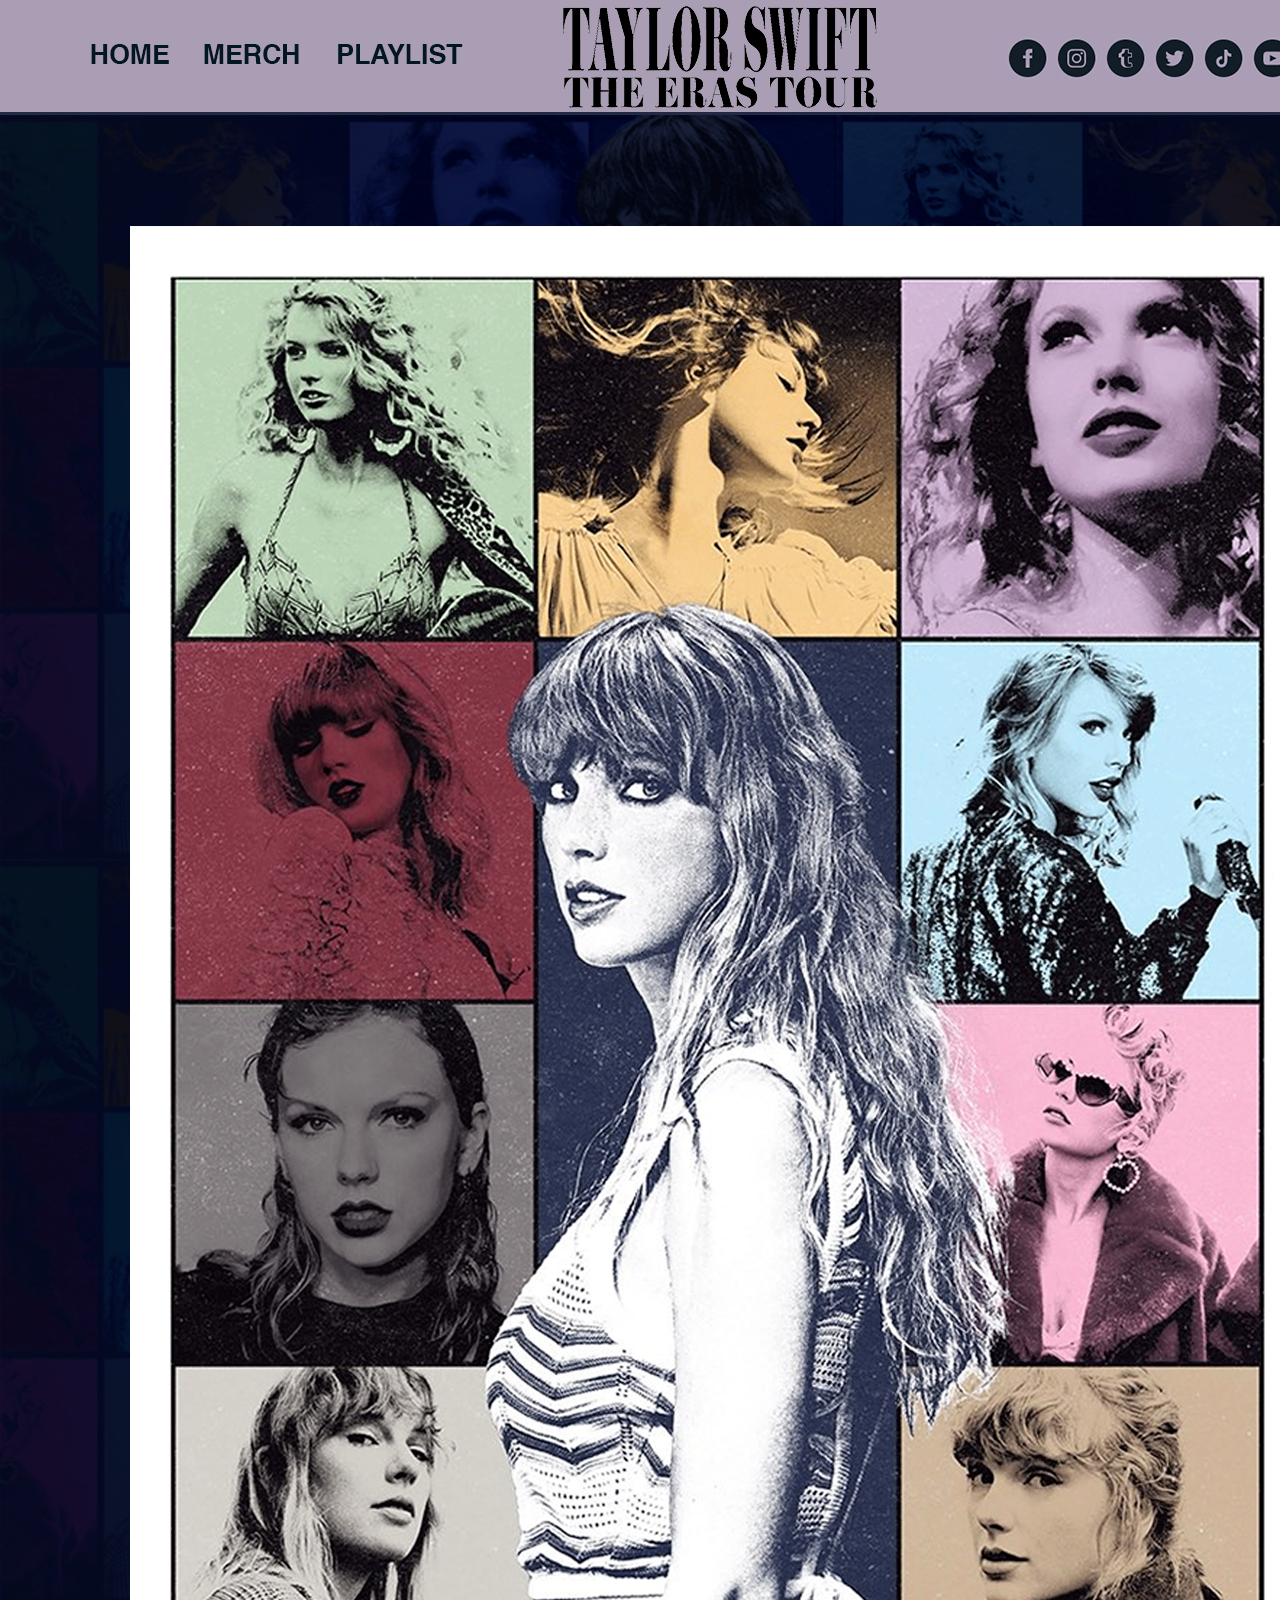
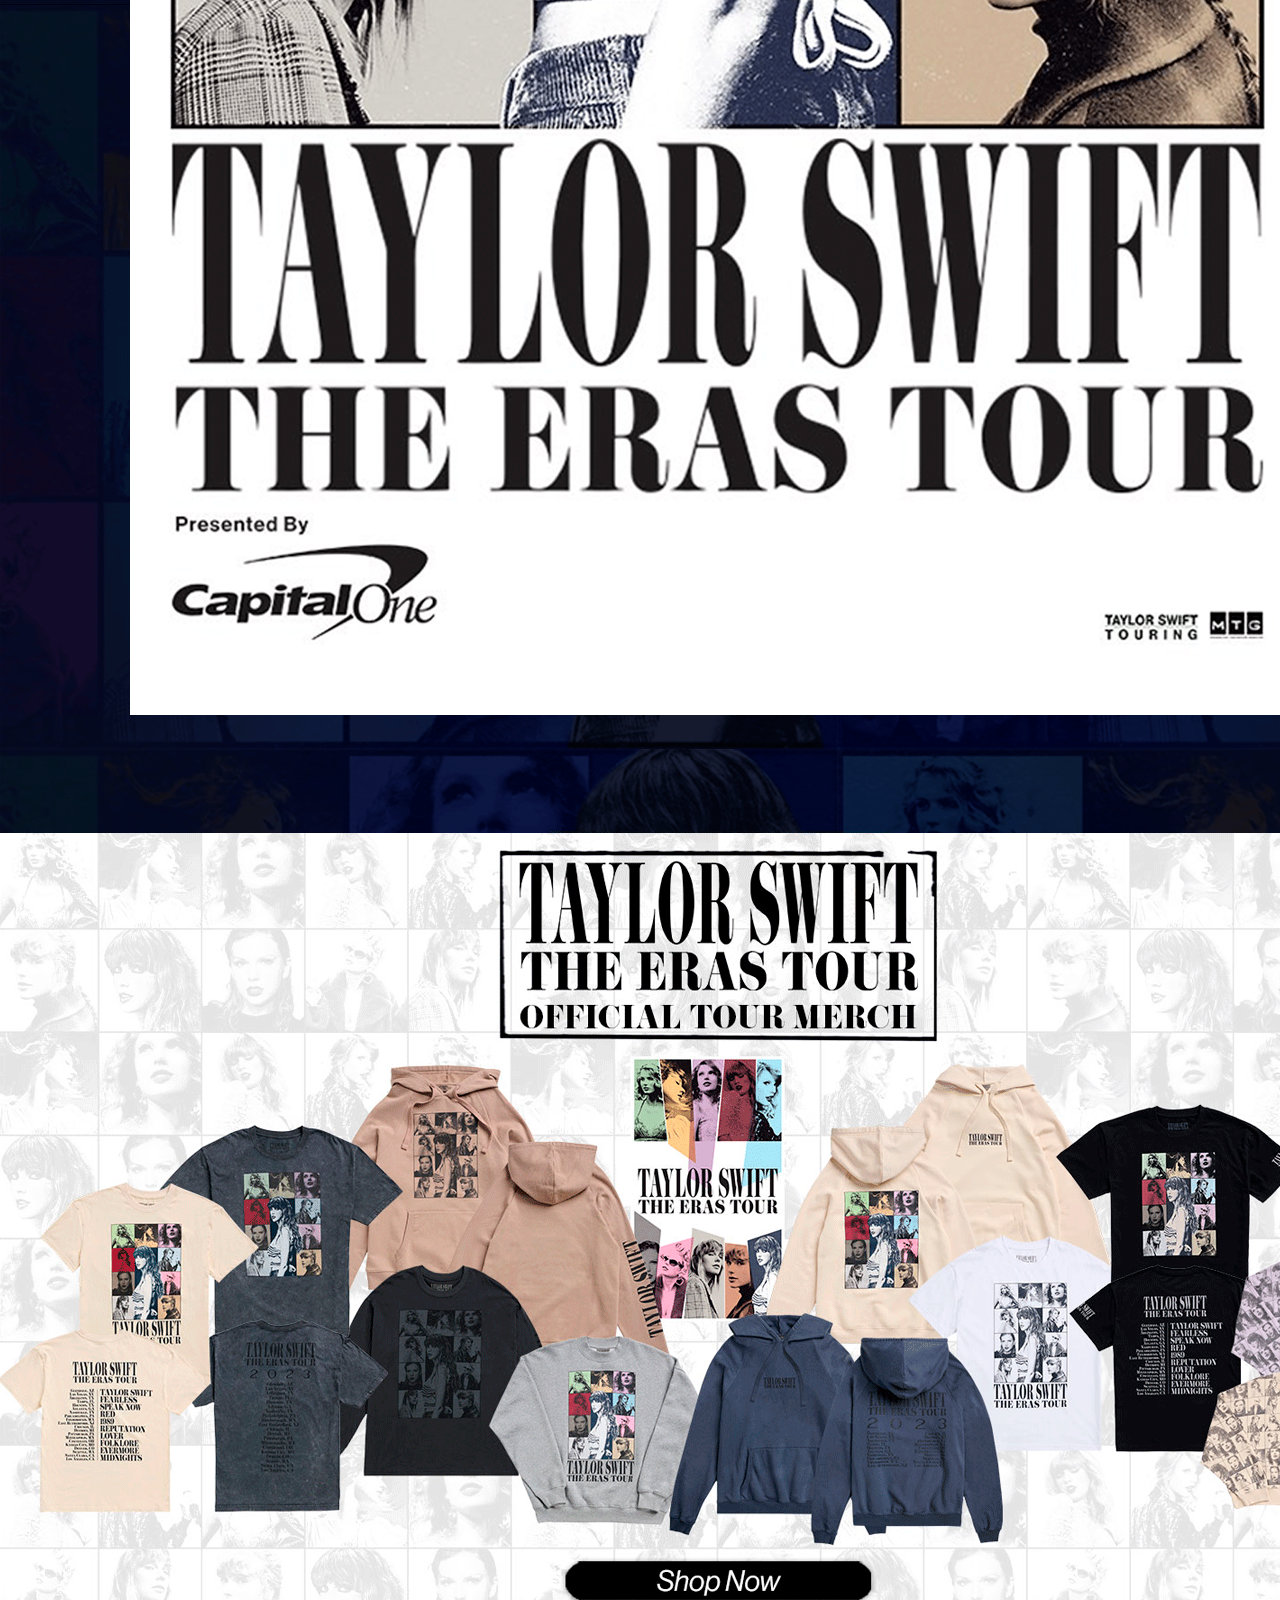
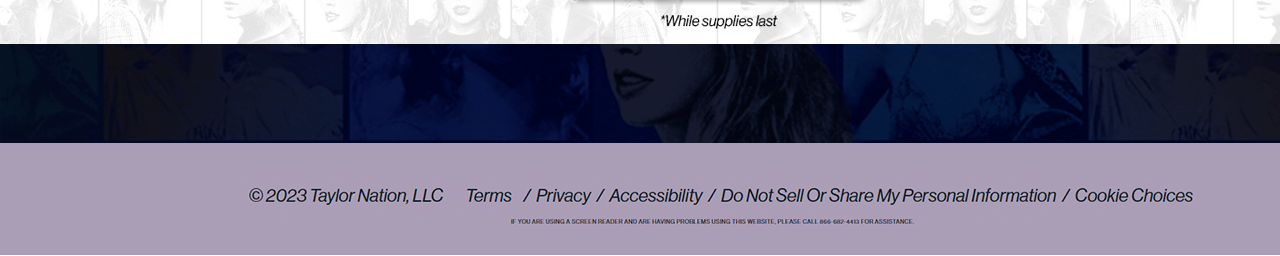
<file: index.html>
<html>
<head>
<title>index</title>
<meta http-equiv="Content-Type" content="text/html; charset=utf-8">
<link href="../css/css.css" rel="stylesheet" type="text/css">
<script type="text/javascript">
function MM_swapImgRestore() { //v3.0
  var i,x,a=document.MM_sr; for(i=0;a&&i<a.length&&(x=a[i])&&x.oSrc;i++) x.src=x.oSrc;
}
function MM_preloadImages() { //v3.0
  var d=document; if(d.images){ if(!d.MM_p) d.MM_p=new Array();
    var i,j=d.MM_p.length,a=MM_preloadImages.arguments; for(i=0; i<a.length; i++)
    if (a[i].indexOf("#")!=0){ d.MM_p[j]=new Image; d.MM_p[j++].src=a[i];}}
}

function MM_findObj(n, d) { //v4.01
  var p,i,x;  if(!d) d=document; if((p=n.indexOf("?"))>0&&parent.frames.length) {
    d=parent.frames[n.substring(p+1)].document; n=n.substring(0,p);}
  if(!(x=d[n])&&d.all) x=d.all[n]; for (i=0;!x&&i<d.forms.length;i++) x=d.forms[i][n];
  for(i=0;!x&&d.layers&&i<d.layers.length;i++) x=MM_findObj(n,d.layers[i].document);
  if(!x && d.getElementById) x=d.getElementById(n); return x;
}

function MM_swapImage() { //v3.0
  var i,j=0,x,a=MM_swapImage.arguments; document.MM_sr=new Array; for(i=0;i<(a.length-2);i+=3)
   if ((x=MM_findObj(a[i]))!=null){document.MM_sr[j++]=x; if(!x.oSrc) x.oSrc=x.src; x.src=a[i+2];}
}
</script>
</head>
<body bgcolor="#FFFFFF" leftmargin="0" topmargin="0" marginwidth="0" marginheight="0" onLoad="MM_preloadImages('images/home.png','images/merch.png','images/playlist.png','images/taylorswift.png','images/fearless.png','images/speaknow.png','images/red.png','images/1989.png')">
<!-- Save for Web Slices (index.psd) -->
<table id="Tabla_01" width="1441" height="3456" border="0" cellpadding="0" cellspacing="0">
	<tr>
		<td colspan="8">
			<img src="images/index_01.gif" width="550" height="25" alt=""></td>
		<td colspan="3" rowspan="5">
			<img src="images/index_02.gif" width="342" height="112" alt=""></td>
		<td colspan="11" rowspan="2">
			<img src="images/index_03.gif" width="548" height="34" alt=""></td>
		<td>
			<img src="images/espacio.gif" width="1" height="25" alt=""></td>
	</tr>
	<tr>
		<td rowspan="3">
			<img src="images/index_04.gif" width="81" height="59" alt=""></td>
		<td colspan="3" rowspan="3"><a href="index.html" onMouseOut="MM_swapImgRestore()" onMouseOver="MM_swapImage('Home','','images/home.png',1)"><img src="images/index_05.gif" alt="Home" width="105" height="59" id="Home"></a></td>
		<td rowspan="3"><a href="https://store.taylorswift.com/" target="new" onMouseOver="MM_swapImage('Merch','','images/merch.png',1)" onMouseOut="MM_swapImgRestore()"><img src="images/index_06.gif" alt="Merch" width="130" height="59" id="Merch"></a></td>
		<td rowspan="3"><a href="https://open.spotify.com/playlist/4rZiQ72hO67dvM4RrfS9PE" target="new" onMouseOver="MM_swapImage('Playlist','','images/playlist.png',1)" onMouseOut="MM_swapImgRestore()"><img src="images/index_07.gif" alt="Playlist" width="163" height="59" id="Playlist"></a></td>
		<td colspan="2" rowspan="3">
			<img src="images/index_08.gif" width="71" height="59" alt=""></td>
		<td>
			<img src="images/espacio.gif" width="1" height="9" alt=""></td>
	</tr>
	<tr>
		<td colspan="2">
			<img src="images/index_09.gif" width="113" height="47" alt=""></td>
		<td><a href="https://www.facebook.com/TaylorSwift/" target="new"><img src="images/index_10.gif" width="46" height="47" alt=""></a></td>
		<td><a href="https://www.instagram.com/taylorswift/" target="new"><img src="images/index_11.gif" width="51" height="47" alt=""></a></td>
		<td><a href="https://taylorswift.tumblr.com/" target="new"><img src="images/index_12.gif" width="48" height="47" alt=""></a></td>
		<td><a href="https://twitter.com/taylorswift13" target="new"><img src="images/index_13.gif" width="50" height="47" alt=""></a></td>
		<td><a href="https://www.tiktok.com/@taylorswift" target="new"><img src="images/index_14.gif" width="49" height="47" alt=""></a></td>
		<td colspan="2"><a href="https://www.youtube.com/user/taylorswift" target="new"><img src="images/index_15.gif" width="49" height="47" alt=""></a></td>
		<td><a href="https://www.snapchat.com/add/taylorswift" target="new"><img src="images/index_16.gif" width="52" height="47" alt=""></a></td>
		<td>
			<img src="images/index_17.gif" width="90" height="47" alt=""></td>
		<td>
			<img src="images/espacio.gif" width="1" height="47" alt=""></td>
	</tr>
	<tr>
		<td colspan="11" rowspan="2">
			<img src="images/index_18.gif" width="548" height="31" alt=""></td>
		<td>
			<img src="images/espacio.gif" width="1" height="3" alt=""></td>
	</tr>
	<tr>
		<td colspan="8">
			<img src="images/index_19.gif" width="550" height="28" alt=""></td>
		<td>
			<img src="images/espacio.gif" width="1" height="28" alt=""></td>
	</tr>
	<tr>
		<td colspan="22">
			<img src="images/index_20.gif" width="1440" height="114" alt=""></td>
		<td>
			<img src="images/espacio.gif" width="1" height="114" alt=""></td>
	</tr>
	<tr>
		<td colspan="3" rowspan="2">
			<img src="images/index_21.gif" width="171" height="416" alt=""></td>
		<td colspan="16">
			<img src="images/index_22.gif" width="1092" height="52" alt=""></td>
		<td colspan="3" rowspan="2">
			<img src="images/index_23.gif" width="177" height="416" alt=""></td>
		<td>
			<img src="images/espacio.gif" width="1" height="52" alt=""></td>
	</tr>
	<tr>
		<td colspan="4"><a href="taylorswift/taylorswift.html" onMouseOut="MM_swapImgRestore()" onMouseOver="MM_swapImage('Taylor Swift','','images/taylorswift.png',1)"><img src="images/index_24.gif" alt="Taylor Swift Era" width="364" height="364" id="Taylor Swift"></a></td>
		<td colspan="5"><a href="fearless/fearless.html" onMouseOut="MM_swapImgRestore()" onMouseOver="MM_swapImage('Fearless','','images/fearless.png',1)"><img src="images/index_25.gif" alt="Fearless Era" width="364" height="364" id="Fearless"></a></td>
		<td colspan="7"><a href="speaknow/speaknow.html" onMouseOut="MM_swapImgRestore()" onMouseOver="MM_swapImage('Speak Now','','images/speaknow.png',1)"><img src="images/index_26.gif" alt="Speak Now Era" width="364" height="364" id="Speak Now"></a></td>
		<td>
			<img src="images/espacio.gif" width="1" height="364" alt=""></td>
	</tr>
	<tr>
		<td colspan="3">
			<img src="images/index_27.gif" width="171" height="359" alt=""></td>
		<td colspan="4"><a href="red/red.html" onMouseOut="MM_swapImgRestore()" onMouseOver="MM_swapImage('Red','','images/red.png',1)"><img src="images/index_28.gif" alt="Red Era" width="364" height="359" id="Red"></a></td>
		<td colspan="5" rowspan="3">
			<img src="images/index_29.gif" width="364" height="1086" alt=""></td>
		<td colspan="7"><a href="1989/1989.html" onMouseOut="MM_swapImgRestore()" onMouseOver="MM_swapImage('1989','','images/1989.png',1)"><img src="images/index_30.gif" alt="1989  Era" width="364" height="359" id="1989"></a></td>
		<td colspan="3">
			<img src="images/index_31.gif" width="177" height="359" alt=""></td>
		<td>
			<img src="images/espacio.gif" width="1" height="359" alt=""></td>
	</tr>
	<tr>
		<td colspan="2">
			<img src="images/index_32.gif" width="170" height="364" alt=""></td>
		<td colspan="5">
			<img src="images/index_33.gif" width="365" height="364" alt=""></td>
		<td colspan="7">
			<img src="images/index_34.gif" width="364" height="364" alt=""></td>
		<td colspan="3">
			<img src="images/index_35.gif" width="177" height="364" alt=""></td>
		<td>
			<img src="images/espacio.gif" width="1" height="364" alt=""></td>
	</tr>
	<tr>
		<td colspan="2">
			<img src="images/index_36.gif" width="170" height="363" alt=""></td>
		<td>
			<img src="images/index_37.gif" width="1" height="363" alt=""></td>
		<td colspan="4">
			<img src="images/index_38.gif" width="364" height="363" alt=""></td>
		<td colspan="7">
			<img src="images/index_39.gif" width="364" height="363" alt=""></td>
		<td colspan="3">
			<img src="images/index_40.gif" width="177" height="363" alt=""></td>
		<td>
			<img src="images/espacio.gif" width="1" height="363" alt=""></td>
	</tr>
	<tr>
		<td colspan="22">
			<img src="images/index_41.gif" width="1440" height="587" alt=""></td>
		<td>
			<img src="images/espacio.gif" width="1" height="587" alt=""></td>
	</tr>
	<tr>
		<td colspan="22">
			<img src="images/index_42.gif" width="1440" height="116" alt=""></td>
		<td>
			<img src="images/espacio.gif" width="1" height="116" alt=""></td>
	</tr>
	<tr>
		<td colspan="8">
			<img src="images/index_43.gif" width="550" height="2" alt=""></td>
		<td colspan="3" rowspan="2">
			<img src="images/index_44.gif" width="342" height="720" alt=""></td>
		<td colspan="11">
			<img src="images/index_45.gif" width="548" height="2" alt=""></td>
		<td>
			<img src="images/espacio.gif" width="1" height="2" alt=""></td>
	</tr>
	<tr>
		<td colspan="8" rowspan="3">
			<img src="images/index_46.gif" width="550" height="811" alt=""></td>
		<td colspan="11" rowspan="3">
			<img src="images/index_47.gif" width="548" height="811" alt=""></td>
		<td>
			<img src="images/espacio.gif" width="1" height="718" alt=""></td>
	</tr>
	<tr>
		<td rowspan="2">
			<img src="images/index_48.gif" width="8" height="93" alt=""></td>
		<td><a href="https://store.taylorswift.com/" target="new"><img src="images/index_49.gif" width="326" height="60" alt=""></a></td>
		<td rowspan="2">
			<img src="images/index_50.gif" width="8" height="93" alt=""></td>
		<td>
			<img src="images/espacio.gif" width="1" height="60" alt=""></td>
	</tr>
	<tr>
		<td>
			<img src="images/index_51.gif" width="326" height="33" alt=""></td>
		<td>
			<img src="images/espacio.gif" width="1" height="33" alt=""></td>
	</tr>
	<tr>
		<td colspan="22">
			<img src="images/index_52.gif" width="1440" height="102" alt=""></td>
		<td>
			<img src="images/espacio.gif" width="1" height="102" alt=""></td>
	</tr>
	<tr>
		<td colspan="22">
			<img src="images/index_53.gif" width="1440" height="109" alt=""></td>
		<td>
			<img src="images/espacio.gif" width="1" height="109" alt=""></td>
	</tr>
	<tr>
		<td>
			<img src="images/espacio.gif" width="81" height="1" alt=""></td>
		<td>
			<img src="images/espacio.gif" width="89" height="1" alt=""></td>
		<td>
			<img src="images/espacio.gif" width="1" height="1" alt=""></td>
		<td>
			<img src="images/espacio.gif" width="15" height="1" alt=""></td>
		<td>
			<img src="images/espacio.gif" width="130" height="1" alt=""></td>
		<td>
			<img src="images/espacio.gif" width="163" height="1" alt=""></td>
		<td>
			<img src="images/espacio.gif" width="56" height="1" alt=""></td>
		<td>
			<img src="images/espacio.gif" width="15" height="1" alt=""></td>
		<td>
			<img src="images/espacio.gif" width="8" height="1" alt=""></td>
		<td>
			<img src="images/espacio.gif" width="326" height="1" alt=""></td>
		<td>
			<img src="images/espacio.gif" width="8" height="1" alt=""></td>
		<td>
			<img src="images/espacio.gif" width="7" height="1" alt=""></td>
		<td>
			<img src="images/espacio.gif" width="106" height="1" alt=""></td>
		<td>
			<img src="images/espacio.gif" width="46" height="1" alt=""></td>
		<td>
			<img src="images/espacio.gif" width="51" height="1" alt=""></td>
		<td>
			<img src="images/espacio.gif" width="48" height="1" alt=""></td>
		<td>
			<img src="images/espacio.gif" width="50" height="1" alt=""></td>
		<td>
			<img src="images/espacio.gif" width="49" height="1" alt=""></td>
		<td>
			<img src="images/espacio.gif" width="14" height="1" alt=""></td>
		<td>
			<img src="images/espacio.gif" width="35" height="1" alt=""></td>
		<td>
			<img src="images/espacio.gif" width="52" height="1" alt=""></td>
		<td>
			<img src="images/espacio.gif" width="90" height="1" alt=""></td>
		<td></td>
	</tr>
</table>
<!-- End Save for Web Slices -->
</body>
</html>
</file>
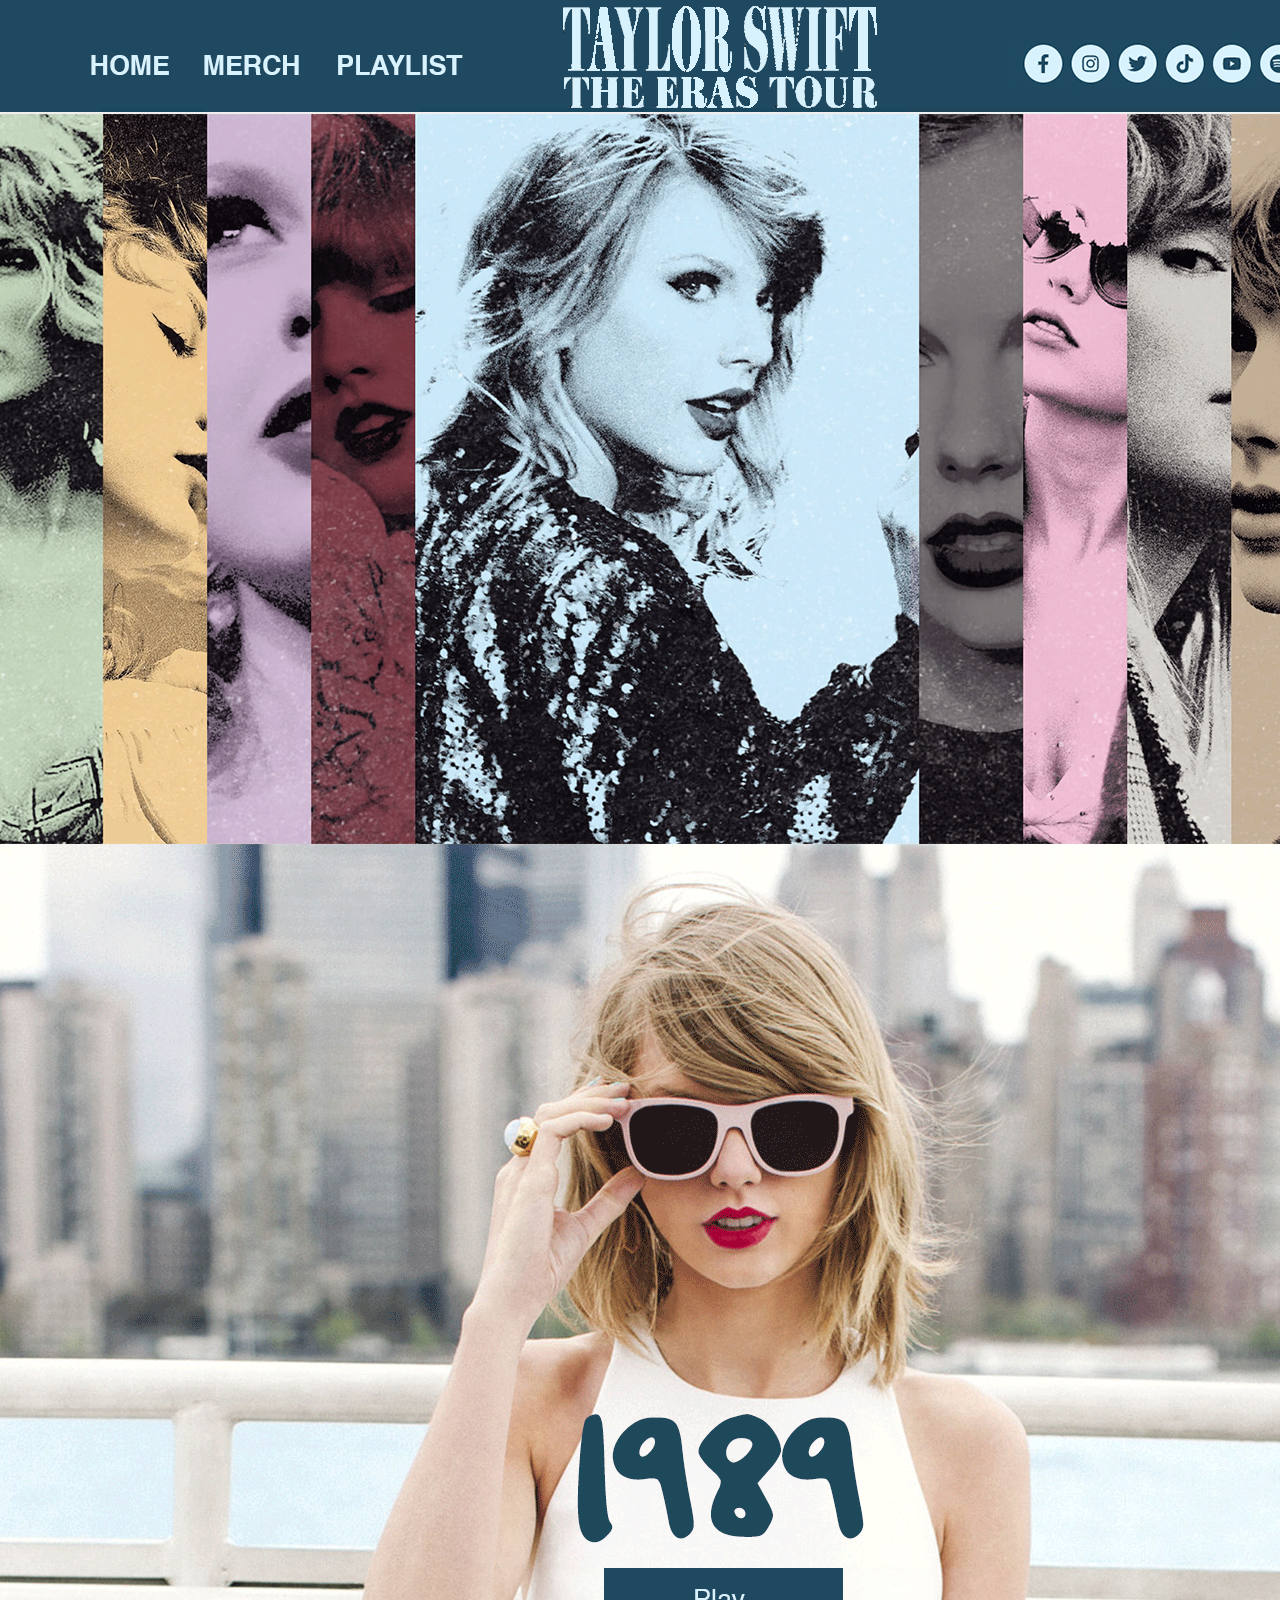
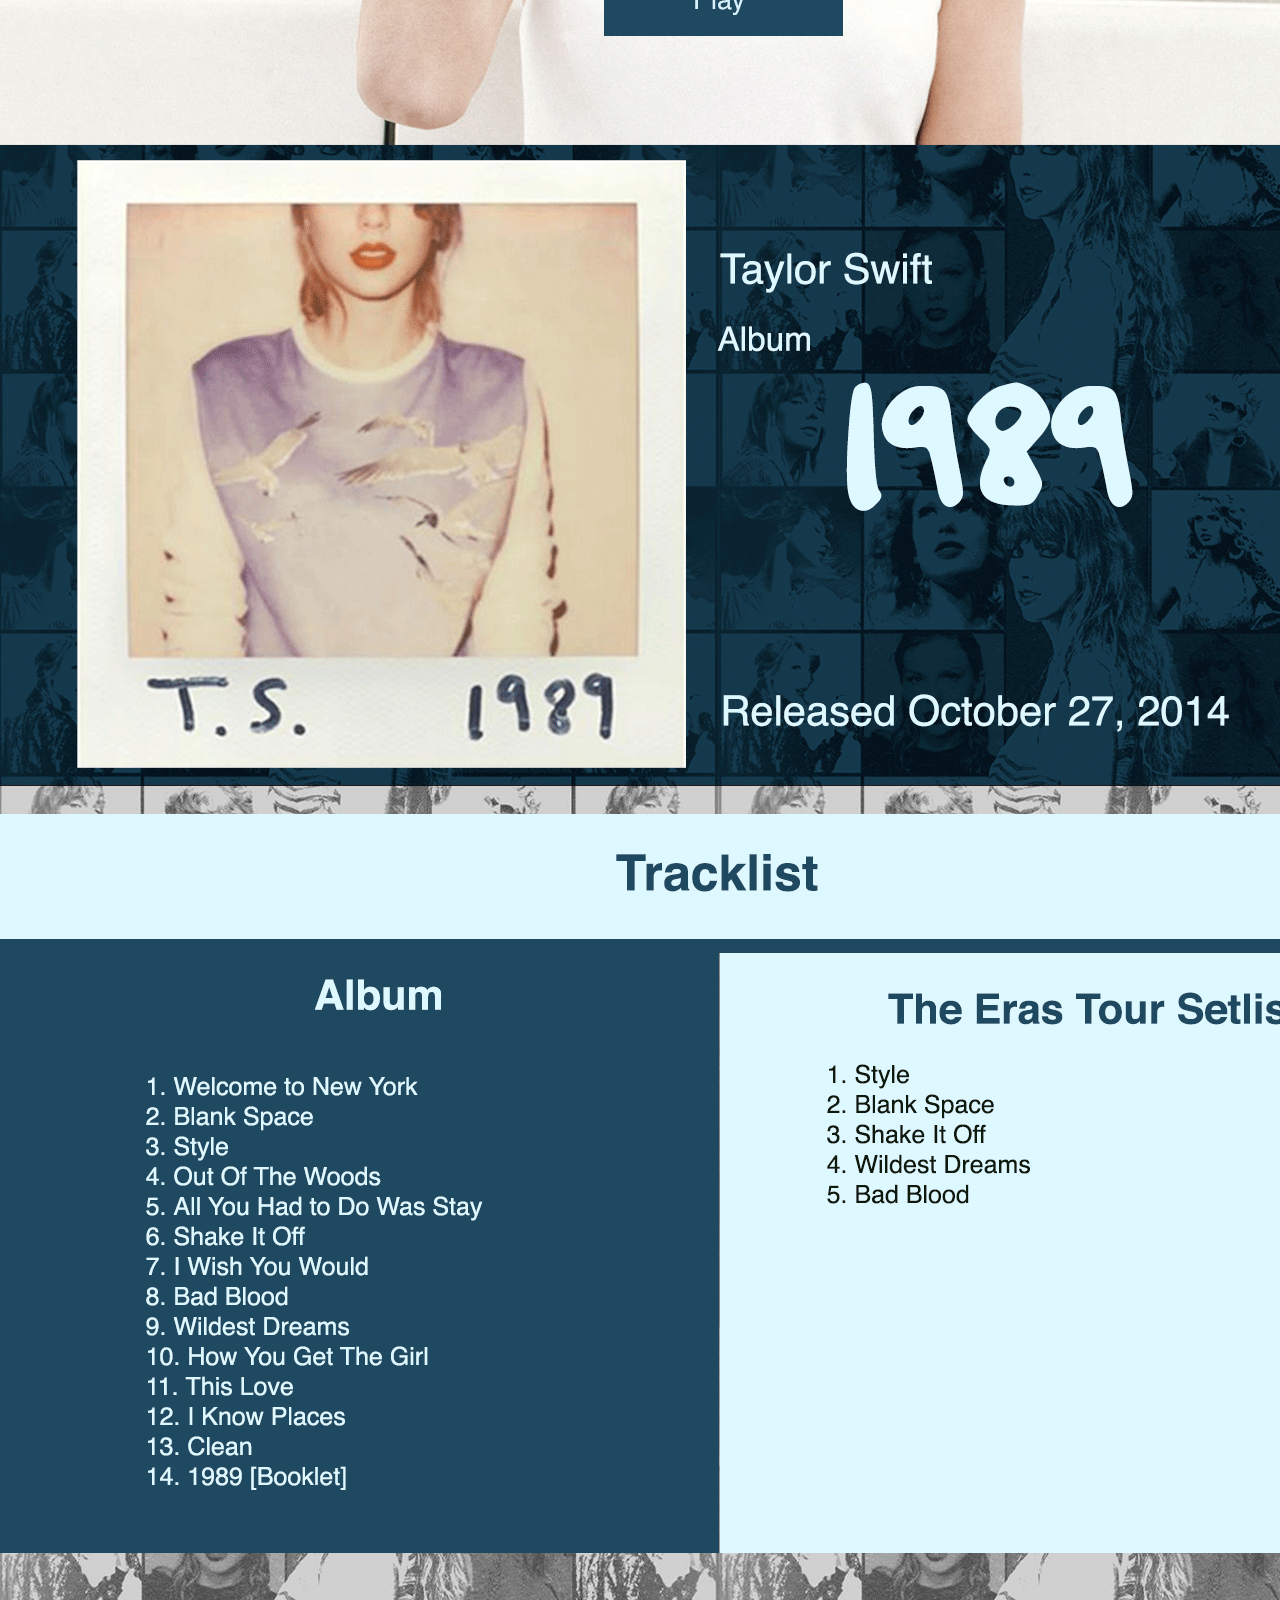
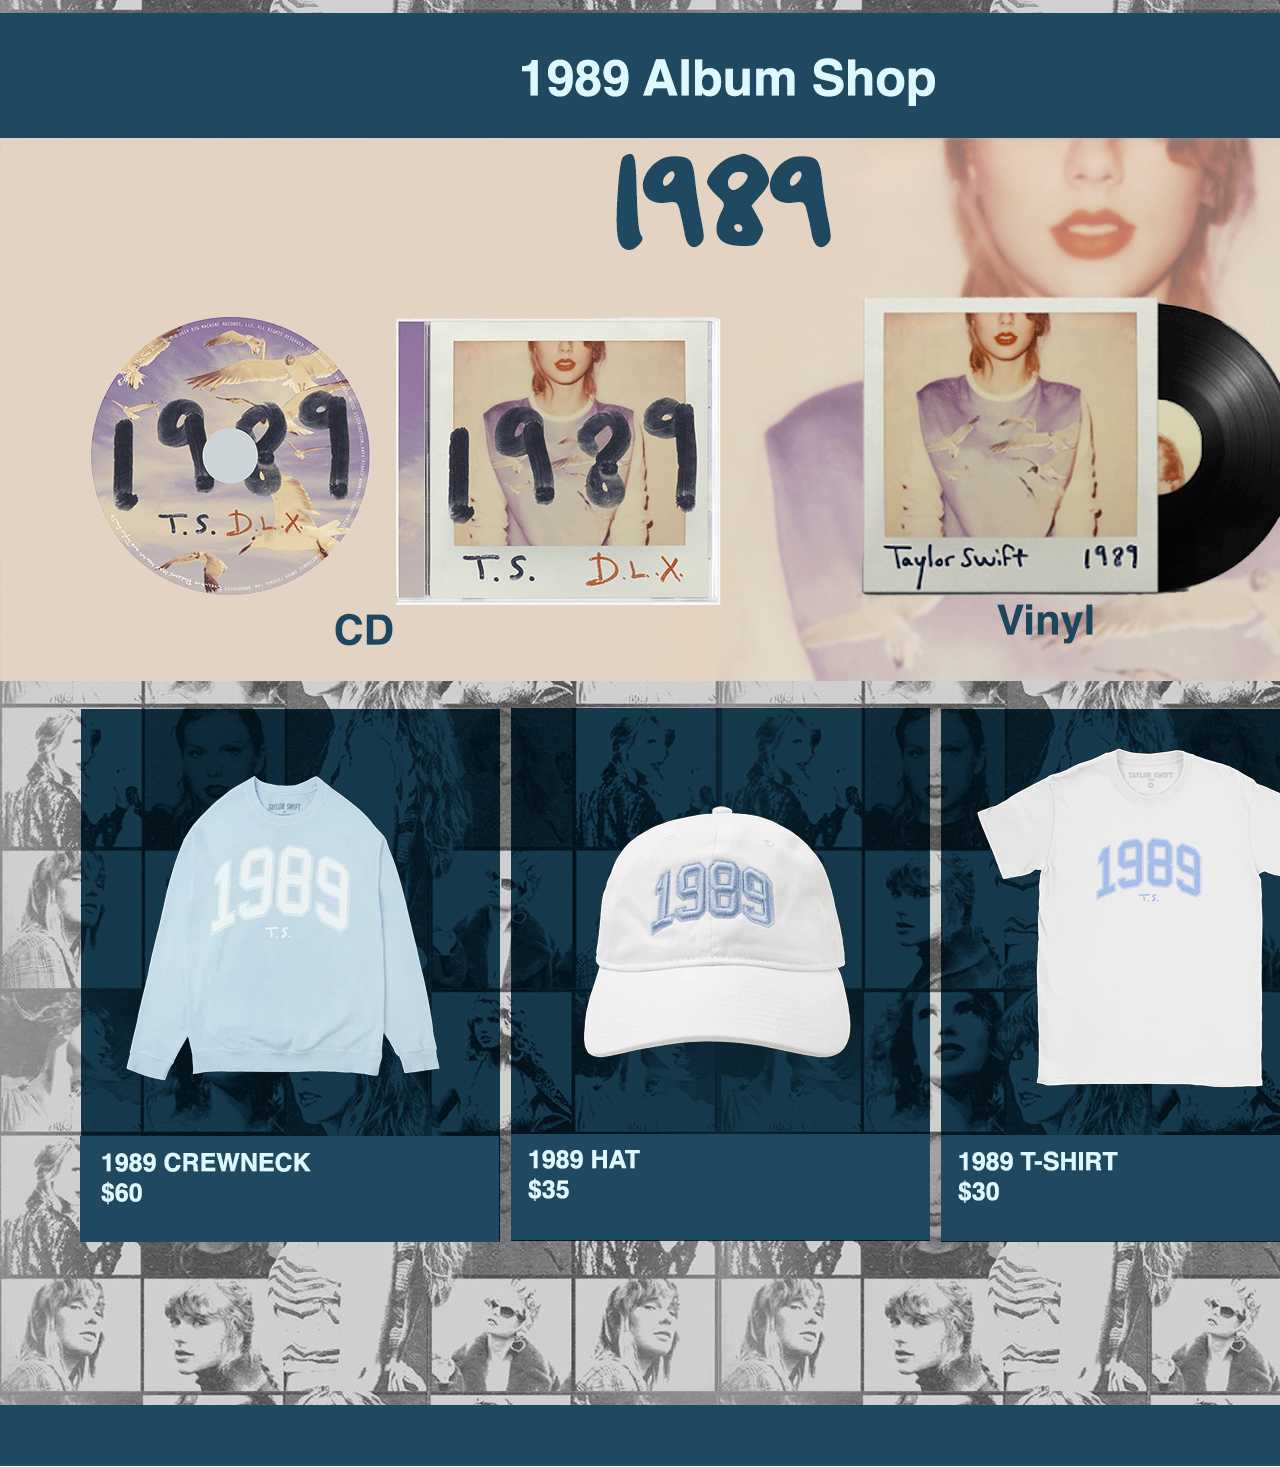
<file: 1989/1989.html>
<html>
<head>
<title>1989</title>
<meta http-equiv="Content-Type" content="text/html; charset=utf-8">
<link href="../css/css.css" rel="stylesheet" type="text/css">
<script type="text/javascript">
function MM_swapImgRestore() { //v3.0
  var i,x,a=document.MM_sr; for(i=0;a&&i<a.length&&(x=a[i])&&x.oSrc;i++) x.src=x.oSrc;
}
function MM_preloadImages() { //v3.0
  var d=document; if(d.images){ if(!d.MM_p) d.MM_p=new Array();
    var i,j=d.MM_p.length,a=MM_preloadImages.arguments; for(i=0; i<a.length; i++)
    if (a[i].indexOf("#")!=0){ d.MM_p[j]=new Image; d.MM_p[j++].src=a[i];}}
}

function MM_findObj(n, d) { //v4.01
  var p,i,x;  if(!d) d=document; if((p=n.indexOf("?"))>0&&parent.frames.length) {
    d=parent.frames[n.substring(p+1)].document; n=n.substring(0,p);}
  if(!(x=d[n])&&d.all) x=d.all[n]; for (i=0;!x&&i<d.forms.length;i++) x=d.forms[i][n];
  for(i=0;!x&&d.layers&&i<d.layers.length;i++) x=MM_findObj(n,d.layers[i].document);
  if(!x && d.getElementById) x=d.getElementById(n); return x;
}

function MM_swapImage() { //v3.0
  var i,j=0,x,a=MM_swapImage.arguments; document.MM_sr=new Array; for(i=0;i<(a.length-2);i+=3)
   if ((x=MM_findObj(a[i]))!=null){document.MM_sr[j++]=x; if(!x.oSrc) x.oSrc=x.src; x.src=a[i+2];}
}
</script>
</head>
<body bgcolor="#FFFFFF" leftmargin="0" topmargin="0" marginwidth="0" marginheight="0" onLoad="MM_preloadImages('images/home.png','images/merch.png','images/playlist.png')">
<!-- Save for Web Slices (1989.psd) -->
<table id="Tabla_01" width="1441" height="4667" border="0" cellpadding="0" cellspacing="0">
	<tr>
		<td colspan="2" rowspan="2">
			<img src="images/1989_01.gif" width="81" height="91" alt=""></td>
		<td colspan="8">
			<img src="images/1989_02.gif" width="402" height="36" alt=""></td>
		<td colspan="2" rowspan="4">
			<img src="images/1989_03.gif" width="66" height="108" alt=""></td>
		<td colspan="5" rowspan="4">
			<img src="images/1989_04.gif" width="345" height="108" alt=""></td>
		<td colspan="3" rowspan="4">
			<img src="images/1989_05.gif" width="124" height="108" alt=""></td>
		<td colspan="8">
			<img src="images/1989_06.gif" width="342" height="36" alt=""></td>
		<td>
			<img src="images/1989_07.gif" width="1" height="36" alt=""></td>
		<td rowspan="4">
			<img src="images/1989_08.gif" width="78" height="108" alt=""></td>
		<td rowspan="4">
			<img src="images/1989_09.gif" width="1" height="108" alt=""></td>
		<td>
			<img src="images/espacio.gif" width="1" height="36" alt=""></td>
	</tr>
	<tr>
		<td colspan="2"><a href="../index.html" onMouseOut="MM_swapImgRestore()" onMouseOver="MM_swapImage('Home','','images/home.png',1)"><img src="images/1989_10.gif" alt="Home" width="104" height="55" id="Home"></a></td>
		<td colspan="3"><a href="https://store.taylorswift.com/" target="new" onMouseOver="MM_swapImage('Merch','','images/merch.png',1)" onMouseOut="MM_swapImgRestore()"><img src="images/1989_11.gif" alt="Merch" width="129" height="55" id="Merch"></a></td>
		<td colspan="3"><a href="https://open.spotify.com/playlist/4rZiQ72hO67dvM4RrfS9PE" target="new" onMouseOver="MM_swapImage('Playlist','','images/playlist.png',1)" onMouseOut="MM_swapImgRestore()"><img src="images/1989_12.gif" alt="Playlist" width="169" height="55" id="Playlist"></a></td>
		<td><a href="https://www.facebook.com/TaylorSwift/" target="new"><img src="images/1989_13.gif" width="50" height="55" alt=""></a></td>
		<td><a href="https://www.instagram.com/taylorswift/" target="new"><img src="images/1989_14.gif" width="47" height="55" alt=""></a></td>
		<td rowspan="2"><a href="https://twitter.com/taylorswift13" target="new"><img src="images/1989_15.gif" width="47" height="56" alt=""></a></td>
		<td rowspan="2"><a href="https://www.tiktok.com/@taylorswift" target="new"><img src="images/1989_16.gif" width="47" height="56" alt=""></a></td>
		<td><a href="https://www.youtube.com/user/taylorswift" target="new"><img src="images/1989_17.gif" width="47" height="55" alt=""></a></td>
		<td><a href="https://open.spotify.com/artist/06HL4z0CvFAxyc27GXpf02" target="new"><img src="images/1989_18.gif" width="46" height="55" alt=""></a></td>
		<td>
			<img src="images/1989_19.gif" width="1" height="55" alt=""></td>
		<td colspan="2" rowspan="2"><a href="https://music.apple.com/us/artist/taylor-swift/159260351" target="new"><img src="images/1989_20.gif" width="58" height="56" alt=""></a></td>
		<td>
			<img src="images/espacio.gif" width="1" height="55" alt=""></td>
	</tr>
	<tr>
		<td rowspan="2">
			<img src="images/1989_21.gif" width="80" height="17" alt=""></td>
		<td colspan="8" rowspan="2">
			<img src="images/1989_22.gif" width="402" height="17" alt=""></td>
		<td rowspan="2">
			<img src="images/1989_23.gif" width="1" height="17" alt=""></td>
		<td colspan="2">
			<img src="images/1989_24.gif" width="97" height="1" alt=""></td>
		<td colspan="3">
			<img src="images/1989_25.gif" width="94" height="1" alt=""></td>
		<td>
			<img src="images/espacio.gif" width="1" height="1" alt=""></td>
	</tr>
	<tr>
		<td colspan="9">
			<img src="images/1989_26.gif" width="343" height="16" alt=""></td>
		<td>
			<img src="images/espacio.gif" width="1" height="16" alt=""></td>
	</tr>
	<tr>
		<td colspan="3"><a href="../taylorswift/taylorswift.html"><img src="images/1989_27.gif" alt="" width="101" height="735" id="taylorswift"></a></td>
		<td colspan="2"><a href="../fearless/fearless.html"><img src="images/1989_28.gif" alt="" width="102" height="735" id="fearless"></a></td>
		<td><a href="../speaknow/speaknow.html"><img src="images/1989_29.gif" alt="" width="108" height="735" id="speaknow"></a></td>
		<td colspan="2"><a href="../red/red.html"><img src="images/1989_30.gif" alt="" width="107" height="735" id="red"></a></td>
		<td colspan="10">
			<img src="images/1989_31.gif" width="492" height="735" alt=""></td>
		<td colspan="13"><img src="images/1989_32.gif" width="530" height="735" alt=""></td>
		<td>
			<img src="images/espacio.gif" width="1" height="735" alt=""></td>
	</tr>
	<tr>
		<td colspan="30">
			<img src="images/1989_33.gif" width="1439" height="725" alt=""></td>
		<td rowspan="6">
			<img src="images/1989_34.gif" width="1" height="3043" alt=""></td>
		<td>
			<img src="images/espacio.gif" width="1" height="725" alt=""></td>
	</tr>
	<tr>
		<td colspan="13" rowspan="2">
			<img src="images/1989_35.gif" width="602" height="175" alt=""></td>
		<td colspan="2"><a href="https://open.spotify.com/album/2QJmrSgbdM35R67eoGQo4j" target="new"><img src="images/1989_36.gif" alt="" width="239" height="68" id="play"></a></td>
		<td colspan="15" rowspan="2">
			<img src="images/1989_37.gif" width="598" height="175" alt=""></td>
		<td>
			<img src="images/espacio.gif" width="1" height="68" alt=""></td>
	</tr>
	<tr>
		<td colspan="2">
			<img src="images/1989_38.gif" width="239" height="107" alt=""></td>
		<td>
			<img src="images/espacio.gif" width="1" height="107" alt=""></td>
	</tr>
	<tr>
		<td colspan="30">
			<img src="images/1989_39.gif" width="1439" height="1470" alt=""></td>
		<td>
			<img src="images/espacio.gif" width="1" height="1470" alt=""></td>
	</tr>
	<tr>
		<td colspan="30">
			<img src="images/1989_40.gif" width="1439" height="282" alt=""></td>
		<td>
			<img src="images/espacio.gif" width="1" height="282" alt=""></td>
	</tr>
	<tr>
		<td>
			<img src="images/1989_41.gif" width="80" height="391" alt=""></td>
		<td colspan="13"><a href="https://www.amazon.com/-/es/Taylor-Swift/dp/B09238Y3KR/ref=sr_1_1?crid=3BSQUQ148IGZK&keywords=taylor+swift+1989&qid=1680191938&sprefix=Taylor+Swift+19%2Caps%2C164&sr=8-1" target="new"><img src="images/1989_42.gif" alt="" width="638" height="391" id="cd"></a></td>
		<td colspan="2">
			<img src="images/1989_43.gif" width="143" height="391" alt=""></td>
		<td colspan="10"><a href="https://www.amazon.com/-/es/TAYLOR-SWIFT/dp/B00PA04SD0/ref=tmm_vnl_swatch_0?_encoding=UTF8&qid=1680191959&sr=8-1" target="new"><img src="images/1989_44.gif" alt="" width="441" height="391" id="vinyl"></a></td>
		<td colspan="4">
			<img src="images/1989_45.gif" width="137" height="391" alt=""></td>
		<td>
			<img src="images/espacio.gif" width="1" height="391" alt=""></td>
	</tr>
	<tr>
		<td colspan="31">
			<img src="images/1989_46.gif" width="1440" height="22" alt=""></td>
		<td>
			<img src="images/espacio.gif" width="1" height="22" alt=""></td>
	</tr>
	<tr>
		<td colspan="2" rowspan="3">
			<img src="images/1989_47.gif" width="81" height="758" alt=""></td>
		<td colspan="9" rowspan="2"><a href="https://store.taylorswift.com/collections/1989-shop-1/products/1989-crewneck" target="new"><img src="images/1989_48.gif" alt="" width="418" height="532" id="crewneck"></a></td>
		<td colspan="8" rowspan="2"><a href="https://store.taylorswift.com/collections/1989-shop-1/products/1989-hat" target="new"><img src="images/1989_49.gif" alt="" width="431" height="532" id="hat"></a></td>
		<td colspan="9" rowspan="2"><a href="https://store.taylorswift.com/collections/1989-shop-1/products/1989-t-shirt" target="new"><img src="images/1989_50.gif" alt="" width="430" height="532" id="shirt"></a></td>
		<td>
			<img src="images/1989_51.gif" width="1" height="1" alt=""></td>
		<td colspan="2" rowspan="3">
			<img src="images/1989_52.gif" width="79" height="758" alt=""></td>
		<td>
			<img src="images/espacio.gif" width="1" height="1" alt=""></td>
	</tr>
	<tr>
		<td rowspan="2">
			<img src="images/1989_53.gif" width="1" height="757" alt=""></td>
		<td>
			<img src="images/espacio.gif" width="1" height="531" alt=""></td>
	</tr>
	<tr>
		<td colspan="26">
			<img src="images/1989_54.gif" width="1279" height="226" alt=""></td>
		<td>
			<img src="images/espacio.gif" width="1" height="226" alt=""></td>
	</tr>
	<tr>
		<td>
			<img src="images/espacio.gif" width="80" height="1" alt=""></td>
		<td>
			<img src="images/espacio.gif" width="1" height="1" alt=""></td>
		<td>
			<img src="images/espacio.gif" width="20" height="1" alt=""></td>
		<td>
			<img src="images/espacio.gif" width="84" height="1" alt=""></td>
		<td>
			<img src="images/espacio.gif" width="18" height="1" alt=""></td>
		<td>
			<img src="images/espacio.gif" width="108" height="1" alt=""></td>
		<td>
			<img src="images/espacio.gif" width="3" height="1" alt=""></td>
		<td>
			<img src="images/espacio.gif" width="104" height="1" alt=""></td>
		<td>
			<img src="images/espacio.gif" width="64" height="1" alt=""></td>
		<td>
			<img src="images/espacio.gif" width="1" height="1" alt=""></td>
		<td>
			<img src="images/espacio.gif" width="16" height="1" alt=""></td>
		<td>
			<img src="images/espacio.gif" width="50" height="1" alt=""></td>
		<td>
			<img src="images/espacio.gif" width="53" height="1" alt=""></td>
		<td>
			<img src="images/espacio.gif" width="116" height="1" alt=""></td>
		<td>
			<img src="images/espacio.gif" width="123" height="1" alt=""></td>
		<td>
			<img src="images/espacio.gif" width="20" height="1" alt=""></td>
		<td>
			<img src="images/espacio.gif" width="33" height="1" alt=""></td>
		<td>
			<img src="images/espacio.gif" width="16" height="1" alt=""></td>
		<td>
			<img src="images/espacio.gif" width="20" height="1" alt=""></td>
		<td>
			<img src="images/espacio.gif" width="88" height="1" alt=""></td>
		<td>
			<img src="images/espacio.gif" width="50" height="1" alt=""></td>
		<td>
			<img src="images/espacio.gif" width="47" height="1" alt=""></td>
		<td>
			<img src="images/espacio.gif" width="47" height="1" alt=""></td>
		<td>
			<img src="images/espacio.gif" width="47" height="1" alt=""></td>
		<td>
			<img src="images/espacio.gif" width="47" height="1" alt=""></td>
		<td>
			<img src="images/espacio.gif" width="46" height="1" alt=""></td>
		<td>
			<img src="images/espacio.gif" width="1" height="1" alt=""></td>
		<td>
			<img src="images/espacio.gif" width="57" height="1" alt=""></td>
		<td>
			<img src="images/espacio.gif" width="1" height="1" alt=""></td>
		<td>
			<img src="images/espacio.gif" width="78" height="1" alt=""></td>
		<td>
			<img src="images/espacio.gif" width="1" height="1" alt=""></td>
		<td></td>
	</tr>
</table>
<!-- End Save for Web Slices -->
</body>
</html>
</file>
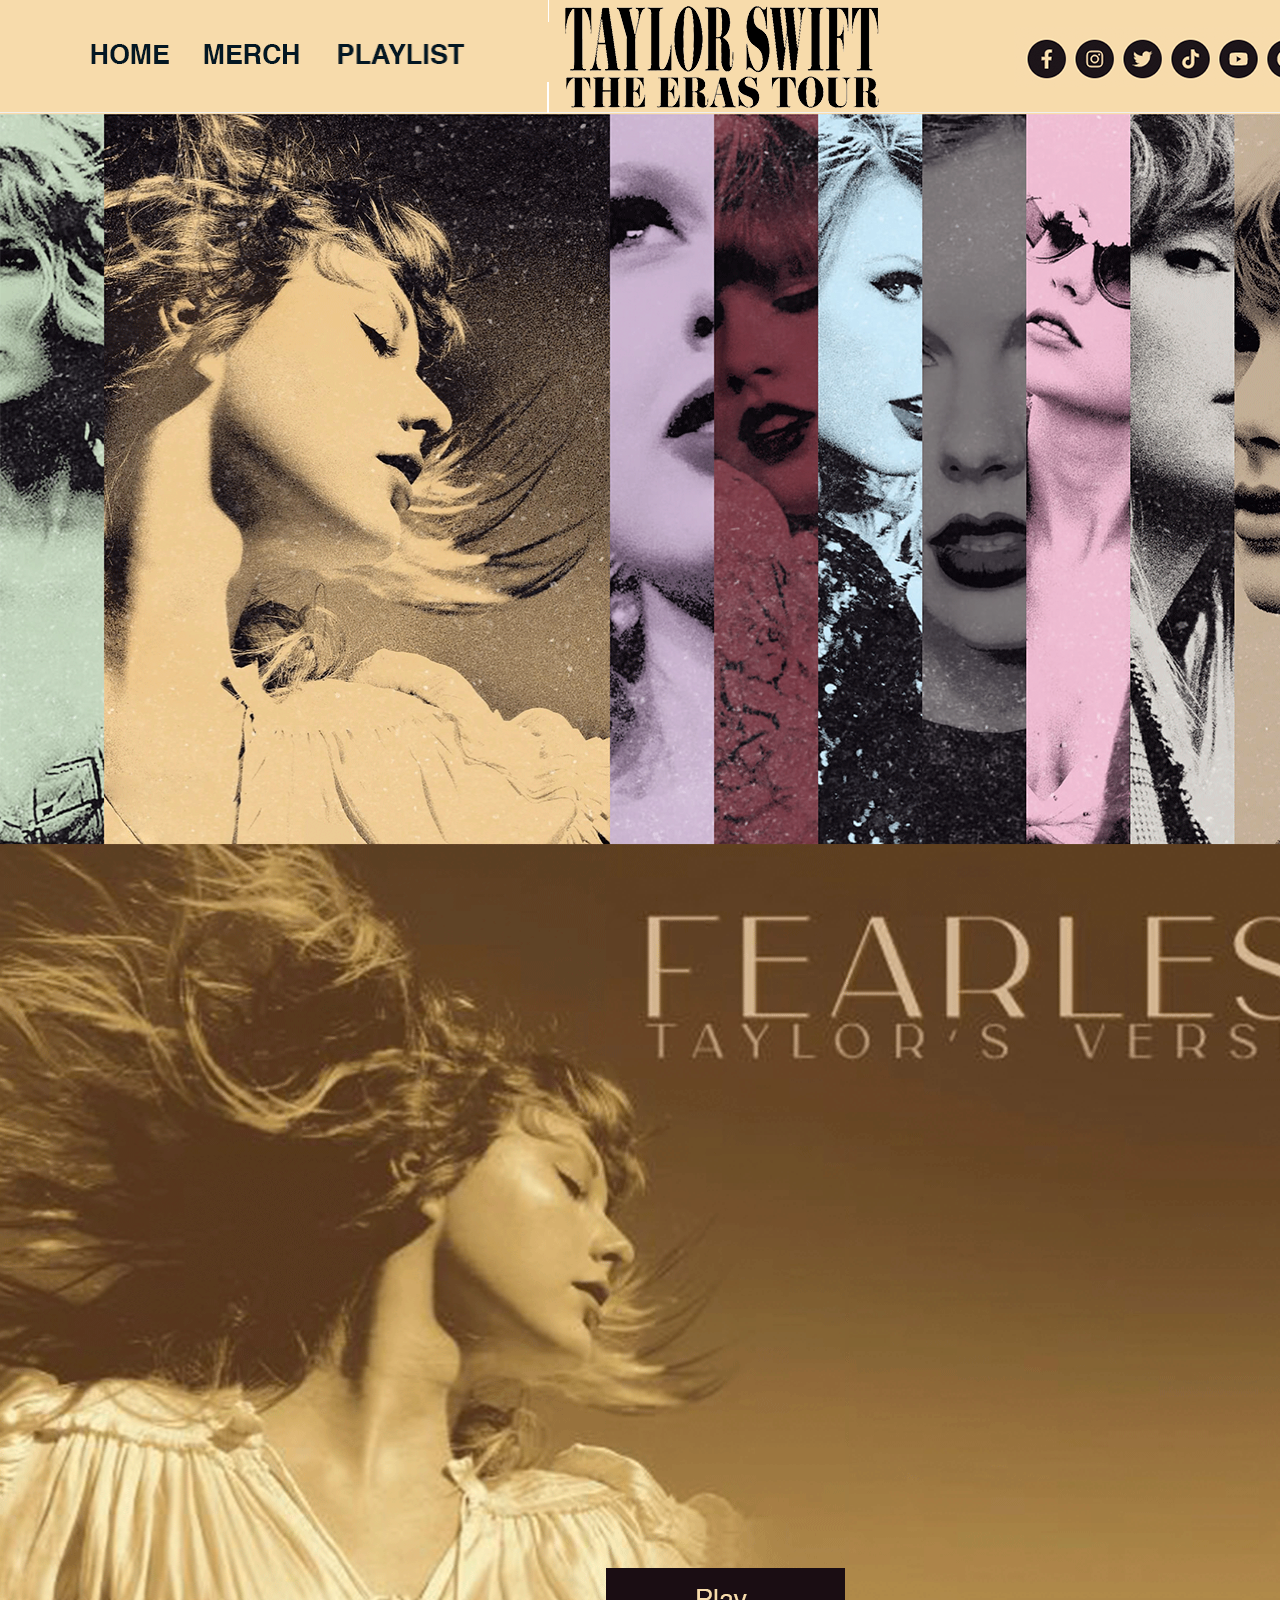
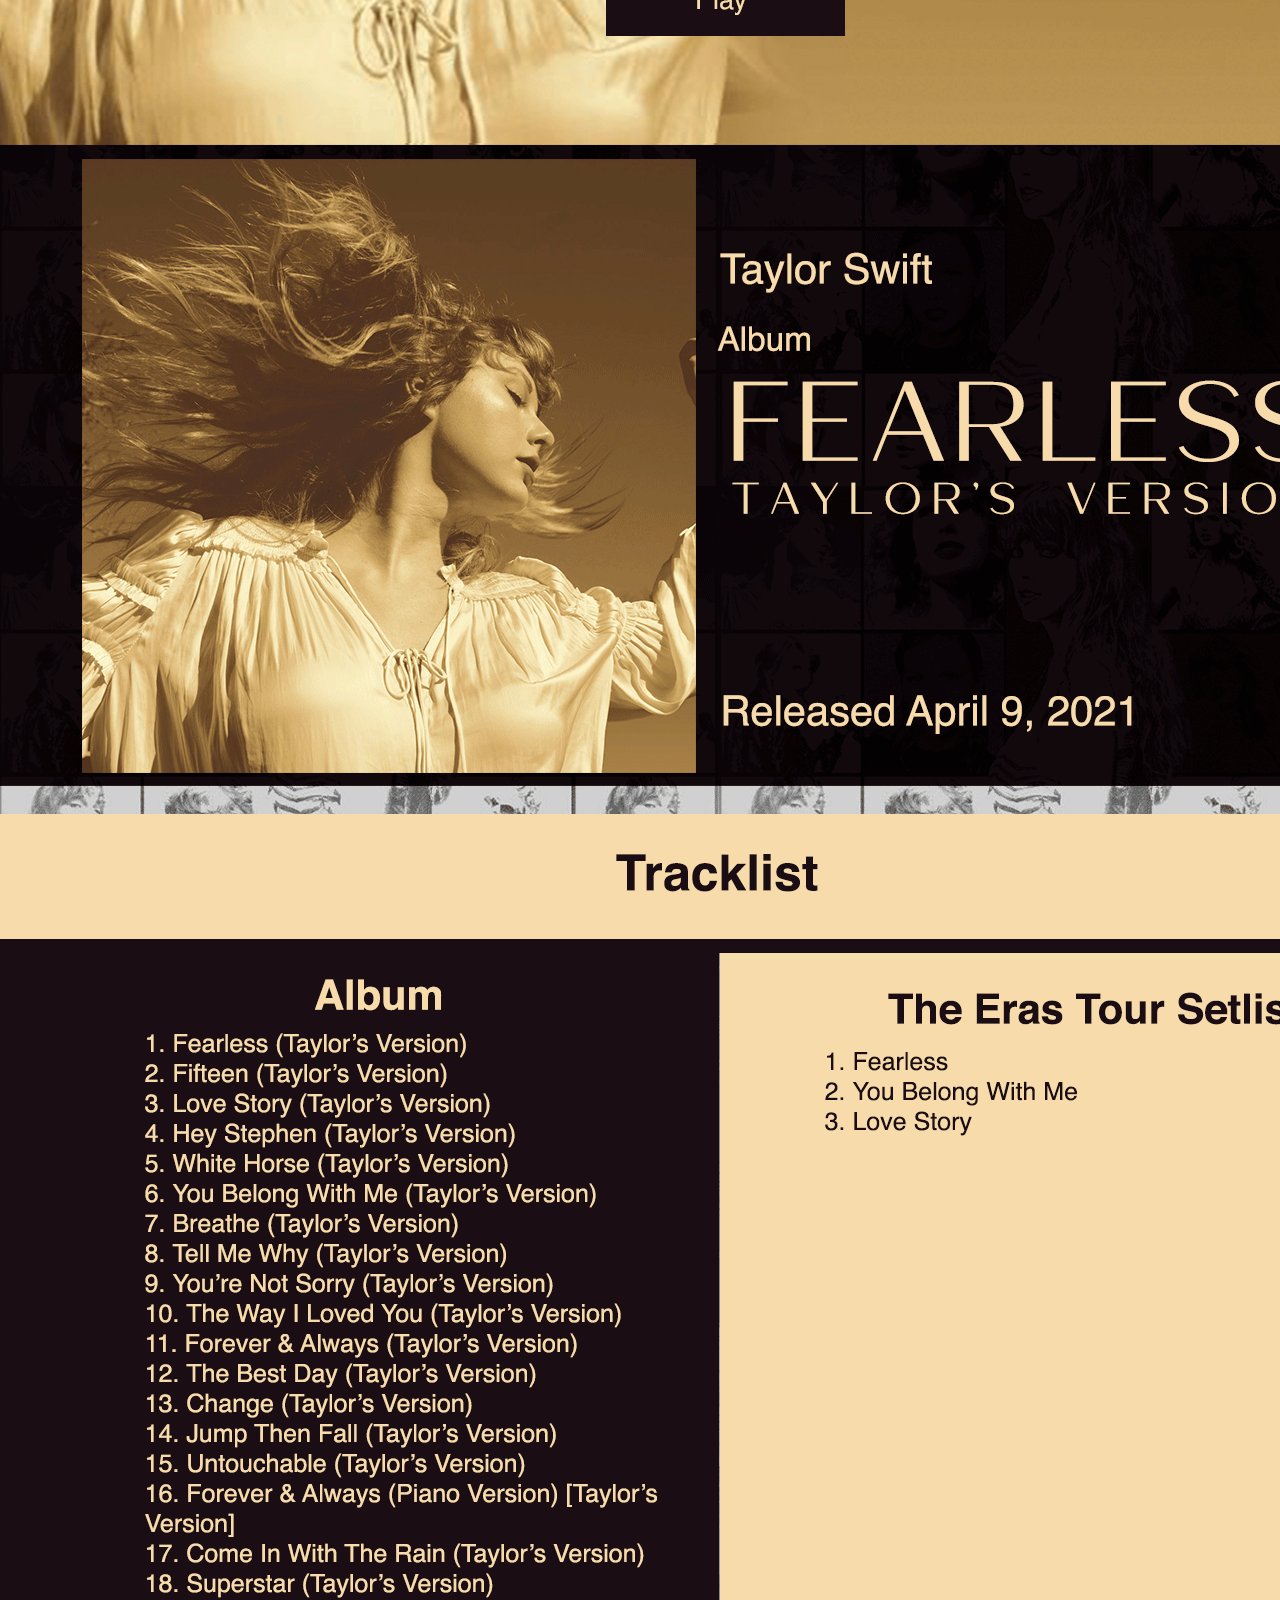
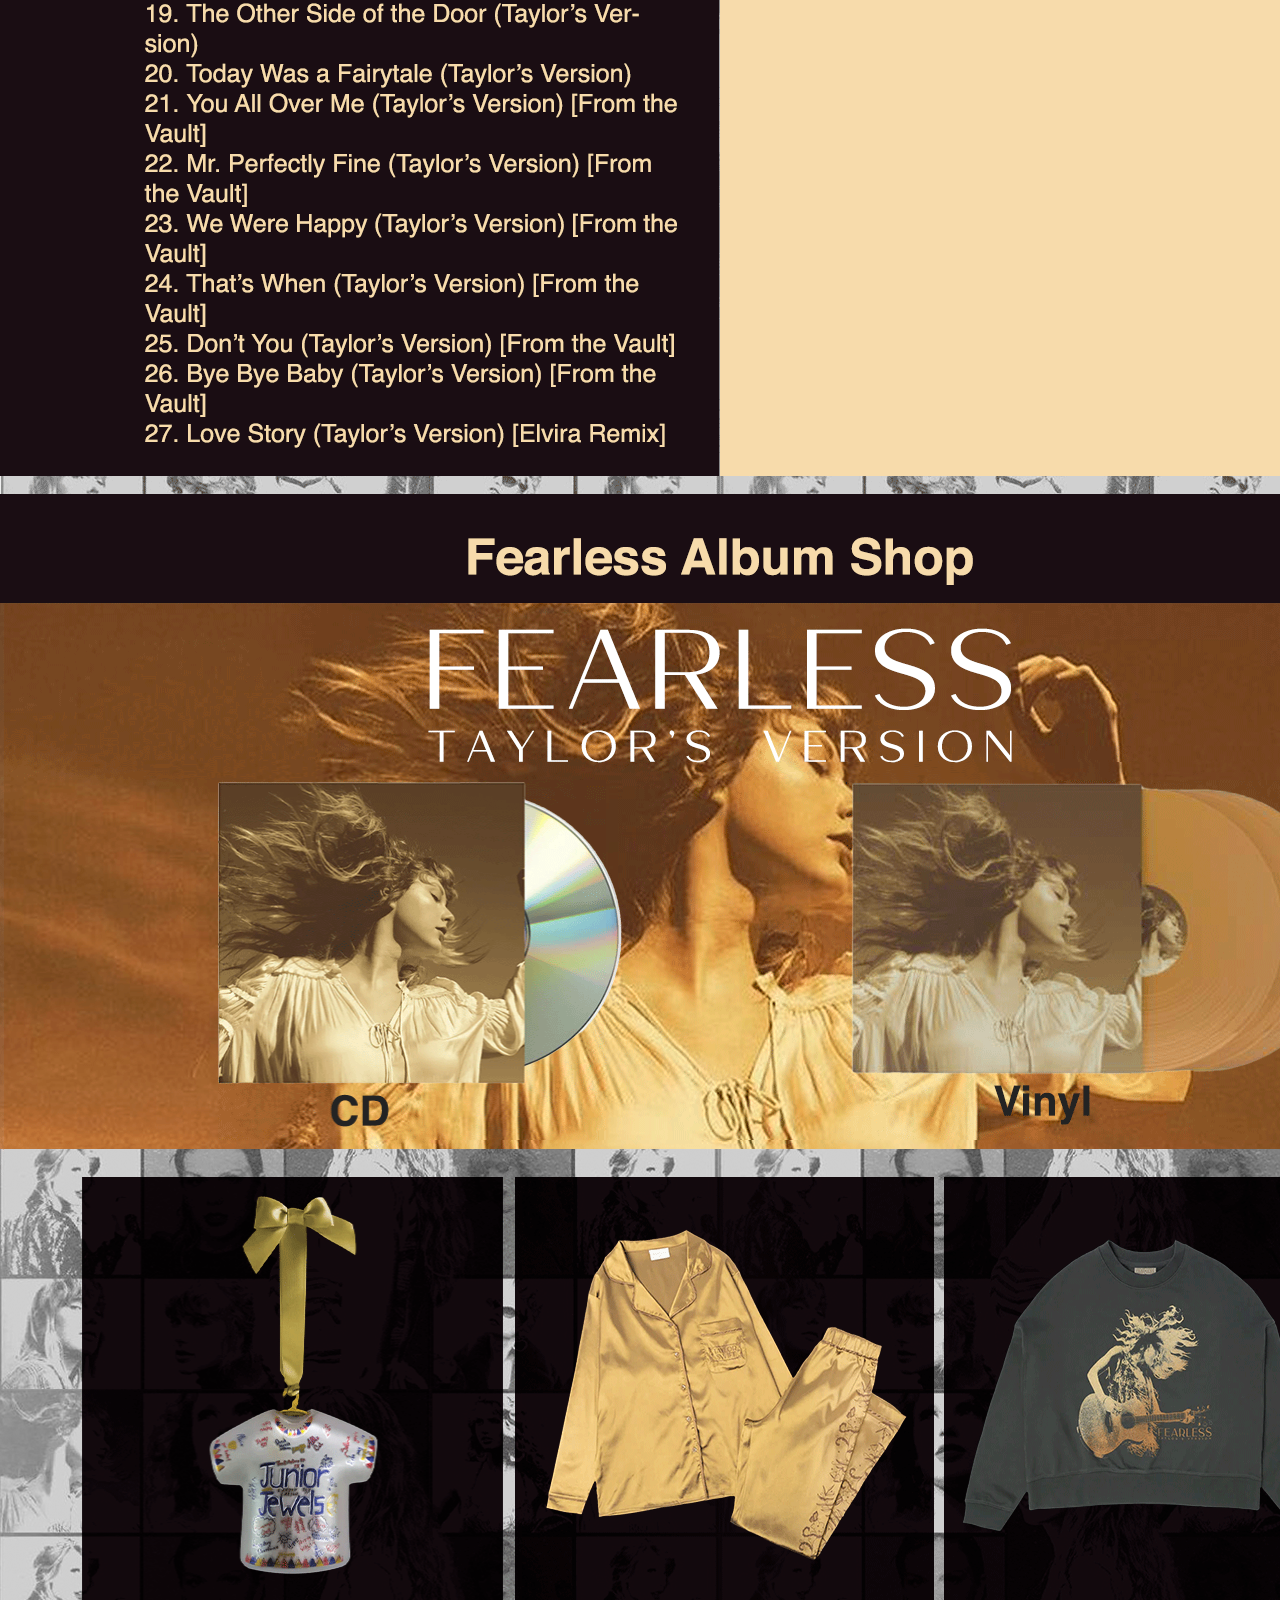
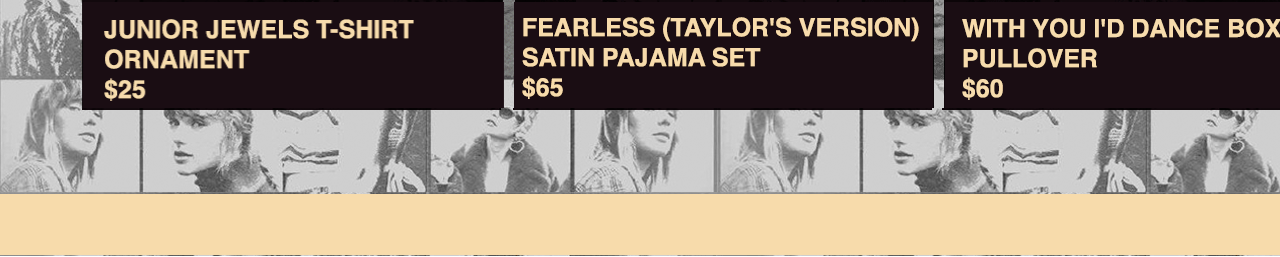
<file: fearless/fearless.html>
<html>
<head>
<title>fearless</title>
<meta http-equiv="Content-Type" content="text/html; charset=utf-8">
<script type="text/javascript">
function MM_swapImgRestore() { //v3.0
  var i,x,a=document.MM_sr; for(i=0;a&&i<a.length&&(x=a[i])&&x.oSrc;i++) x.src=x.oSrc;
}
function MM_preloadImages() { //v3.0
  var d=document; if(d.images){ if(!d.MM_p) d.MM_p=new Array();
    var i,j=d.MM_p.length,a=MM_preloadImages.arguments; for(i=0; i<a.length; i++)
    if (a[i].indexOf("#")!=0){ d.MM_p[j]=new Image; d.MM_p[j++].src=a[i];}}
}

function MM_findObj(n, d) { //v4.01
  var p,i,x;  if(!d) d=document; if((p=n.indexOf("?"))>0&&parent.frames.length) {
    d=parent.frames[n.substring(p+1)].document; n=n.substring(0,p);}
  if(!(x=d[n])&&d.all) x=d.all[n]; for (i=0;!x&&i<d.forms.length;i++) x=d.forms[i][n];
  for(i=0;!x&&d.layers&&i<d.layers.length;i++) x=MM_findObj(n,d.layers[i].document);
  if(!x && d.getElementById) x=d.getElementById(n); return x;
}

function MM_swapImage() { //v3.0
  var i,j=0,x,a=MM_swapImage.arguments; document.MM_sr=new Array; for(i=0;i<(a.length-2);i+=3)
   if ((x=MM_findObj(a[i]))!=null){document.MM_sr[j++]=x; if(!x.oSrc) x.oSrc=x.src; x.src=a[i+2];}
}
</script>
</head>
<body bgcolor="#FFFFFF" leftmargin="0" topmargin="0" marginwidth="0" marginheight="0" onLoad="MM_preloadImages('images/home.png','images/merch.png','images/playlist.png')">
<!-- Save for Web Slices (fearless.psd) -->
<table id="Tabla_01" width="1440" height="5057" border="0" cellpadding="0" cellspacing="0">
	<tr>
		<td colspan="11">
			<img src="images/fearless_01.gif" width="548" height="22" alt=""></td>
		<td colspan="8" rowspan="3">
			<img src="images/fearless_02.gif" width="347" height="113" alt=""></td>
		<td colspan="3" rowspan="3">
			<img src="images/fearless_03.gif" width="122" height="113" alt=""></td>
		<td colspan="10">
			<img src="images/fearless_04.gif" width="343" height="22" alt=""></td>
		<td colspan="2" rowspan="3">
			<img src="images/fearless_05.gif" width="81" height="113" alt=""></td>
	</tr>
	<tr>
		<td colspan="2">
			<img src="images/fearless_06.gif" width="80" height="60" alt=""></td>
		<td colspan="3"><a href="../index.html" onMouseOut="MM_swapImgRestore()" onMouseOver="MM_swapImage('Home','','images/home.png',1)"><img src="images/fearless_07.gif" alt="Home" width="108" height="60" id="Home"></a></td>
		<td colspan="2"><a href="https://store.taylorswift.com/" target="new" onMouseOver="MM_swapImage('Merch','','images/merch.png',1)" onMouseOut="MM_swapImgRestore()"><img src="images/fearless_08.gif" alt="Merch" width="130" height="60" id="Merch"></a></td>
		<td><a href="https://open.spotify.com/playlist/4rZiQ72hO67dvM4RrfS9PE" target="new" onMouseOver="MM_swapImage('Playlist','','images/playlist.png',1)" onMouseOut="MM_swapImgRestore()"><img src="images/fearless_09.gif" alt="Playlist" width="161" height="60" id="Playlist"></a></td>
		<td colspan="3">
			<img src="images/fearless_10.gif" width="70" height="60" alt=""></td>
		<td colspan="2"><a href="https://www.facebook.com/TaylorSwift/" target="new"><img src="images/fearless_11.gif" width="53" height="60" alt=""></a></td>
		<td><a href="https://www.instagram.com/taylorswift/" target="new"><img src="images/fearless_12.gif" width="49" height="60" alt=""></a></td>
		<td colspan="2"><a href="https://twitter.com/taylorswift13" target="new"><img src="images/fearless_13.gif" width="48" height="60" alt=""></a></td>
		<td><a href="https://www.tiktok.com/@taylorswift" target="new"><img src="images/fearless_14.gif" width="47" height="60" alt=""></a></td>
		<td><a href="https://www.youtube.com/user/taylorswift" target="new"><img src="images/fearless_15.gif" width="46" height="60" alt=""></a></td>
		<td><a href="https://open.spotify.com/artist/06HL4z0CvFAxyc27GXpf02" target="new"><img src="images/fearless_16.gif" width="51" height="60" alt=""></a></td>
		<td><a href="https://music.apple.com/us/artist/taylor-swift/159260351" target="new"><img src="images/fearless_17.gif" width="48" height="60" alt=""></a></td>
		<td rowspan="2">
			<img src="images/fearless_18.gif" width="1" height="91" alt=""></td>
	</tr>
	<tr>
		<td colspan="11">
			<img src="images/fearless_19.gif" width="547" height="31" alt=""></td>
		<td colspan="9">
			<img src="images/fearless_20.gif" width="342" height="31" alt=""></td>
	</tr>
	<tr>
		<td colspan="4">
			<img src="images/fearless_21.gif" width="104" height="3" alt=""></td>
		<td colspan="8" rowspan="2">
			<img src="images/fearless_22.gif" width="502" height="731" alt=""></td>
		<td colspan="2">
			<img src="images/fearless_23.gif" width="108" height="3" alt=""></td>
		<td rowspan="2"><a href="../red/red.html"><img src="images/fearless_24.gif" width="105" height="731" alt=""></a></td>
		<td colspan="5" rowspan="2"><a href="../1989/1989.html"><img src="images/fearless_25.gif" width="101" height="731" alt=""></a></td>
		<td colspan="3" rowspan="2">
			<img src="images/fearless_26.gif" width="106" height="731" alt=""></td>
		<td colspan="3" rowspan="2">
			<img src="images/fearless_27.gif" width="103" height="731" alt=""></td>
		<td colspan="8" rowspan="2">
			<img src="images/fearless_28.gif" width="313" height="731" alt=""></td>
	</tr>
	<tr>
		<td colspan="4"><a href="../taylorswift/taylorswift.html"><img src="images/fearless_29.gif" width="104" height="728" alt=""></a></td>
		<td colspan="2"><a href="../speaknow/speaknow.html"><img src="images/fearless_30.gif" width="108" height="728" alt=""></a></td>
	</tr>
	<tr>
		<td rowspan="5">
			<img src="images/fearless_31.gif" width="4" height="3136" alt=""></td>
		<td colspan="11" rowspan="3">
			<img src="images/fearless_32.gif" width="602" height="899" alt=""></td>
		<td colspan="5">
			<img src="images/fearless_33.gif" width="239" height="724" alt=""></td>
		<td rowspan="3">
			<img src="images/fearless_34.gif" width="4" height="899" alt=""></td>
		<td colspan="16" rowspan="3">
			<img src="images/fearless_35.gif" width="593" height="899" alt=""></td>
	</tr>
	<tr>
		<td colspan="4"><a href="https://open.spotify.com/album/4hDok0OAJd57SGIT8xuWJH" target="new"><img src="images/fearless_36.gif" alt="" width="237" height="68" id="play"></a></td>
		<td rowspan="2">
			<img src="images/fearless_37.gif" width="2" height="175" alt=""></td>
	</tr>
	<tr>
		<td colspan="4">
			<img src="images/fearless_38.gif" width="237" height="107" alt=""></td>
	</tr>
	<tr>
		<td colspan="32">
			<img src="images/fearless_39.gif" width="1434" height="2219" alt=""></td>
		<td>
			<img src="images/fearless_40.gif" width="2" height="2219" alt=""></td>
	</tr>
	<tr>
		<td colspan="29">
			<img src="images/fearless_41.gif" width="1308" height="18" alt=""></td>
		<td colspan="4" rowspan="3">
			<img src="images/fearless_42.gif" width="130" height="378" alt=""></td>
	</tr>
	<tr>
		<td colspan="6" rowspan="2">
			<img src="images/fearless_43.gif" width="218" height="360" alt=""></td>
		<td colspan="6" rowspan="2"><a href="https://www.amazon.com/-/es/Taylor-Swift/dp/B08WJQ4P8B/ref=sr_1_1?crid=JE62CDW6E9LY&keywords=taylor+swift+fearless&qid=1680192696&sprefix=taylor+swift+fe%2Caps%2C188&sr=8-1" target="new"><img src="images/fearless_44.gif" alt="" width="388" height="360" id="cd"></a></td>
		<td>
			<img src="images/fearless_45.gif" width="12" height="3" alt=""></td>
		<td colspan="4" rowspan="2">
			<img src="images/fearless_46.gif" width="227" height="360" alt=""></td>
		<td colspan="13" rowspan="2"><a href="https://www.amazon.com/-/es/Taylor-Swift/dp/B092YV2RYY/ref=tmm_vnl_swatch_0?_encoding=UTF8&qid=1680192696&sr=8-1" target="new"><img src="images/fearless_47.gif" alt="" width="467" height="360" id="vinyl"></a></td>
	</tr>
	<tr>
		<td>
			<img src="images/fearless_48.gif" width="12" height="357" alt=""></td>
	</tr>
	<tr>
		<td>
			<img src="images/fearless_49.gif" width="4" height="9" alt=""></td>
		<td colspan="33" rowspan="2">
			<img src="images/fearless_50.gif" width="1436" height="37" alt=""></td>
	</tr>
	<tr>
		<td>
			<img src="images/fearless_51.gif" width="4" height="28" alt=""></td>
	</tr>
	<tr>
		<td colspan="2" rowspan="3">
			<img src="images/fearless_52.gif" width="80" height="679" alt=""></td>
		<td colspan="7"><a href="https://store.taylorswift.com/collections/fearless-taylors-version-shop/products/junior-jewels-t-shirt-ornament" target="new"><img src="images/fearless_53.gif" alt="" width="438" height="531" id="ornament"></a></td>
		<td>
			<img src="images/fearless_54.gif" width="4" height="531" alt=""></td>
		<td colspan="11"><a href="https://store.taylorswift.com/collections/fearless-taylors-version-shop/products/fearless-taylors-version-satin-pajama-set" target="new"><img src="images/fearless_55.gif" alt="" width="423" height="531" id="satinpajama"></a></td>
		<td colspan="11"><a href="https://store.taylorswift.com/collections/fearless-taylors-version-shop/products/with-you-id-dance-boxy-pullover" target="new"><img src="images/fearless_56.gif" alt="" width="416" height="531" id="bullover"></a></td>
		<td colspan="2" rowspan="2">
			<img src="images/fearless_57.gif" width="81" height="678" alt=""></td>
	</tr>
	<tr>
		<td rowspan="2">
			<img src="images/fearless_58.gif" width="1" height="148" alt=""></td>
		<td colspan="28">
			<img src="images/fearless_59.gif" width="1277" height="147" alt=""></td>
		<td rowspan="2">
			<img src="images/fearless_60.gif" width="1" height="148" alt=""></td>
	</tr>
	<tr>
		<td colspan="28">
			<img src="images/fearless_61.gif" width="1277" height="1" alt=""></td>
		<td colspan="2">
			<img src="images/fearless_62.gif" width="81" height="1" alt=""></td>
	</tr>
	<tr>
		<td>
			<img src="images/espacio.gif" width="4" height="1" alt=""></td>
		<td>
			<img src="images/espacio.gif" width="76" height="1" alt=""></td>
		<td>
			<img src="images/espacio.gif" width="1" height="1" alt=""></td>
		<td>
			<img src="images/espacio.gif" width="23" height="1" alt=""></td>
		<td>
			<img src="images/espacio.gif" width="84" height="1" alt=""></td>
		<td>
			<img src="images/espacio.gif" width="30" height="1" alt=""></td>
		<td>
			<img src="images/espacio.gif" width="100" height="1" alt=""></td>
		<td>
			<img src="images/espacio.gif" width="159" height="1" alt=""></td>
		<td>
			<img src="images/espacio.gif" width="39" height="1" alt=""></td>
		<td>
			<img src="images/espacio.gif" width="4" height="1" alt=""></td>
		<td>
			<img src="images/espacio.gif" width="27" height="1" alt=""></td>
		<td>
			<img src="images/espacio.gif" width="57" height="1" alt=""></td>
		<td>
			<img src="images/espacio.gif" width="12" height="1" alt=""></td>
		<td>
			<img src="images/espacio.gif" width="96" height="1" alt=""></td>
		<td>
			<img src="images/espacio.gif" width="105" height="1" alt=""></td>
		<td>
			<img src="images/espacio.gif" width="24" height="1" alt=""></td>
		<td>
			<img src="images/espacio.gif" width="2" height="1" alt=""></td>
		<td>
			<img src="images/espacio.gif" width="4" height="1" alt=""></td>
		<td>
			<img src="images/espacio.gif" width="47" height="1" alt=""></td>
		<td>
			<img src="images/espacio.gif" width="24" height="1" alt=""></td>
		<td>
			<img src="images/espacio.gif" width="25" height="1" alt=""></td>
		<td>
			<img src="images/espacio.gif" width="73" height="1" alt=""></td>
		<td>
			<img src="images/espacio.gif" width="8" height="1" alt=""></td>
		<td>
			<img src="images/espacio.gif" width="45" height="1" alt=""></td>
		<td>
			<img src="images/espacio.gif" width="49" height="1" alt=""></td>
		<td>
			<img src="images/espacio.gif" width="9" height="1" alt=""></td>
		<td>
			<img src="images/espacio.gif" width="39" height="1" alt=""></td>
		<td>
			<img src="images/espacio.gif" width="47" height="1" alt=""></td>
		<td>
			<img src="images/espacio.gif" width="46" height="1" alt=""></td>
		<td>
			<img src="images/espacio.gif" width="51" height="1" alt=""></td>
		<td>
			<img src="images/espacio.gif" width="48" height="1" alt=""></td>
		<td>
			<img src="images/espacio.gif" width="1" height="1" alt=""></td>
		<td>
			<img src="images/espacio.gif" width="79" height="1" alt=""></td>
		<td>
			<img src="images/espacio.gif" width="2" height="1" alt=""></td>
	</tr>
</table>
<!-- End Save for Web Slices -->
</body>
</html>
</file>
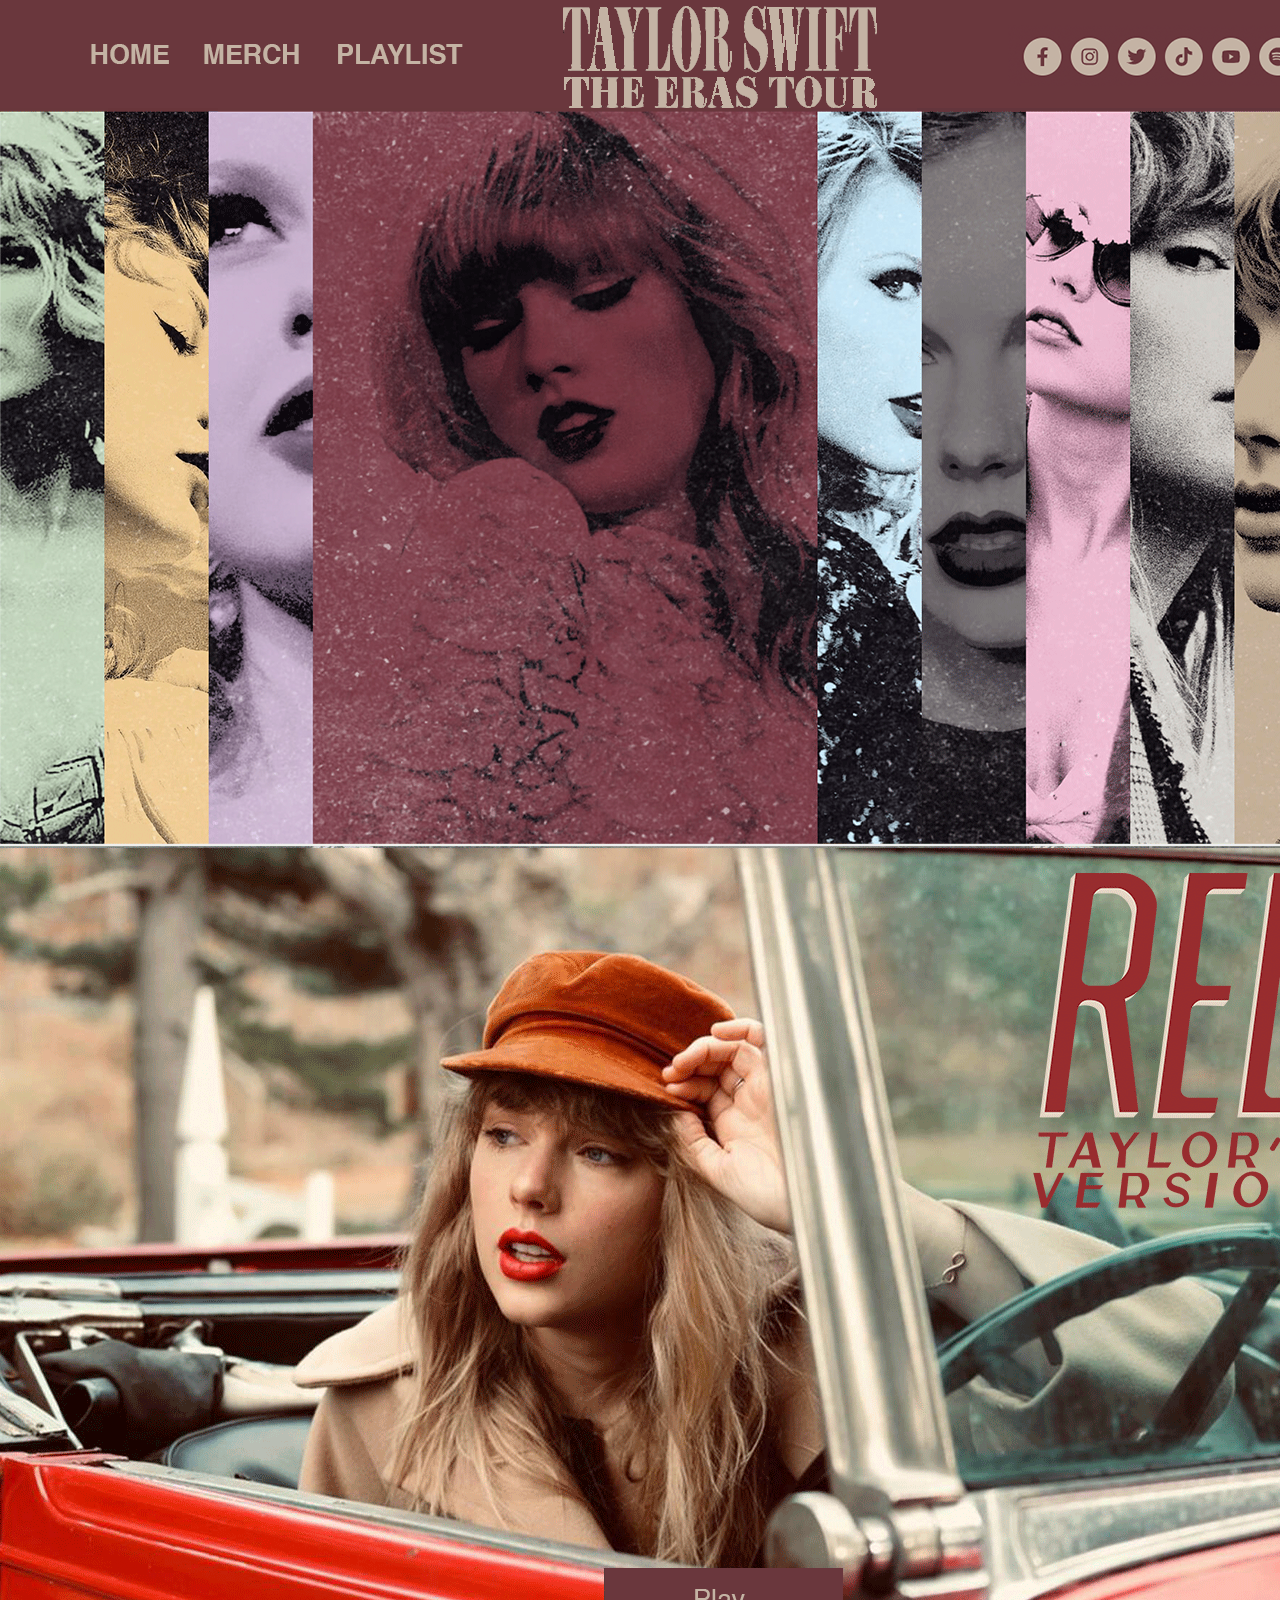
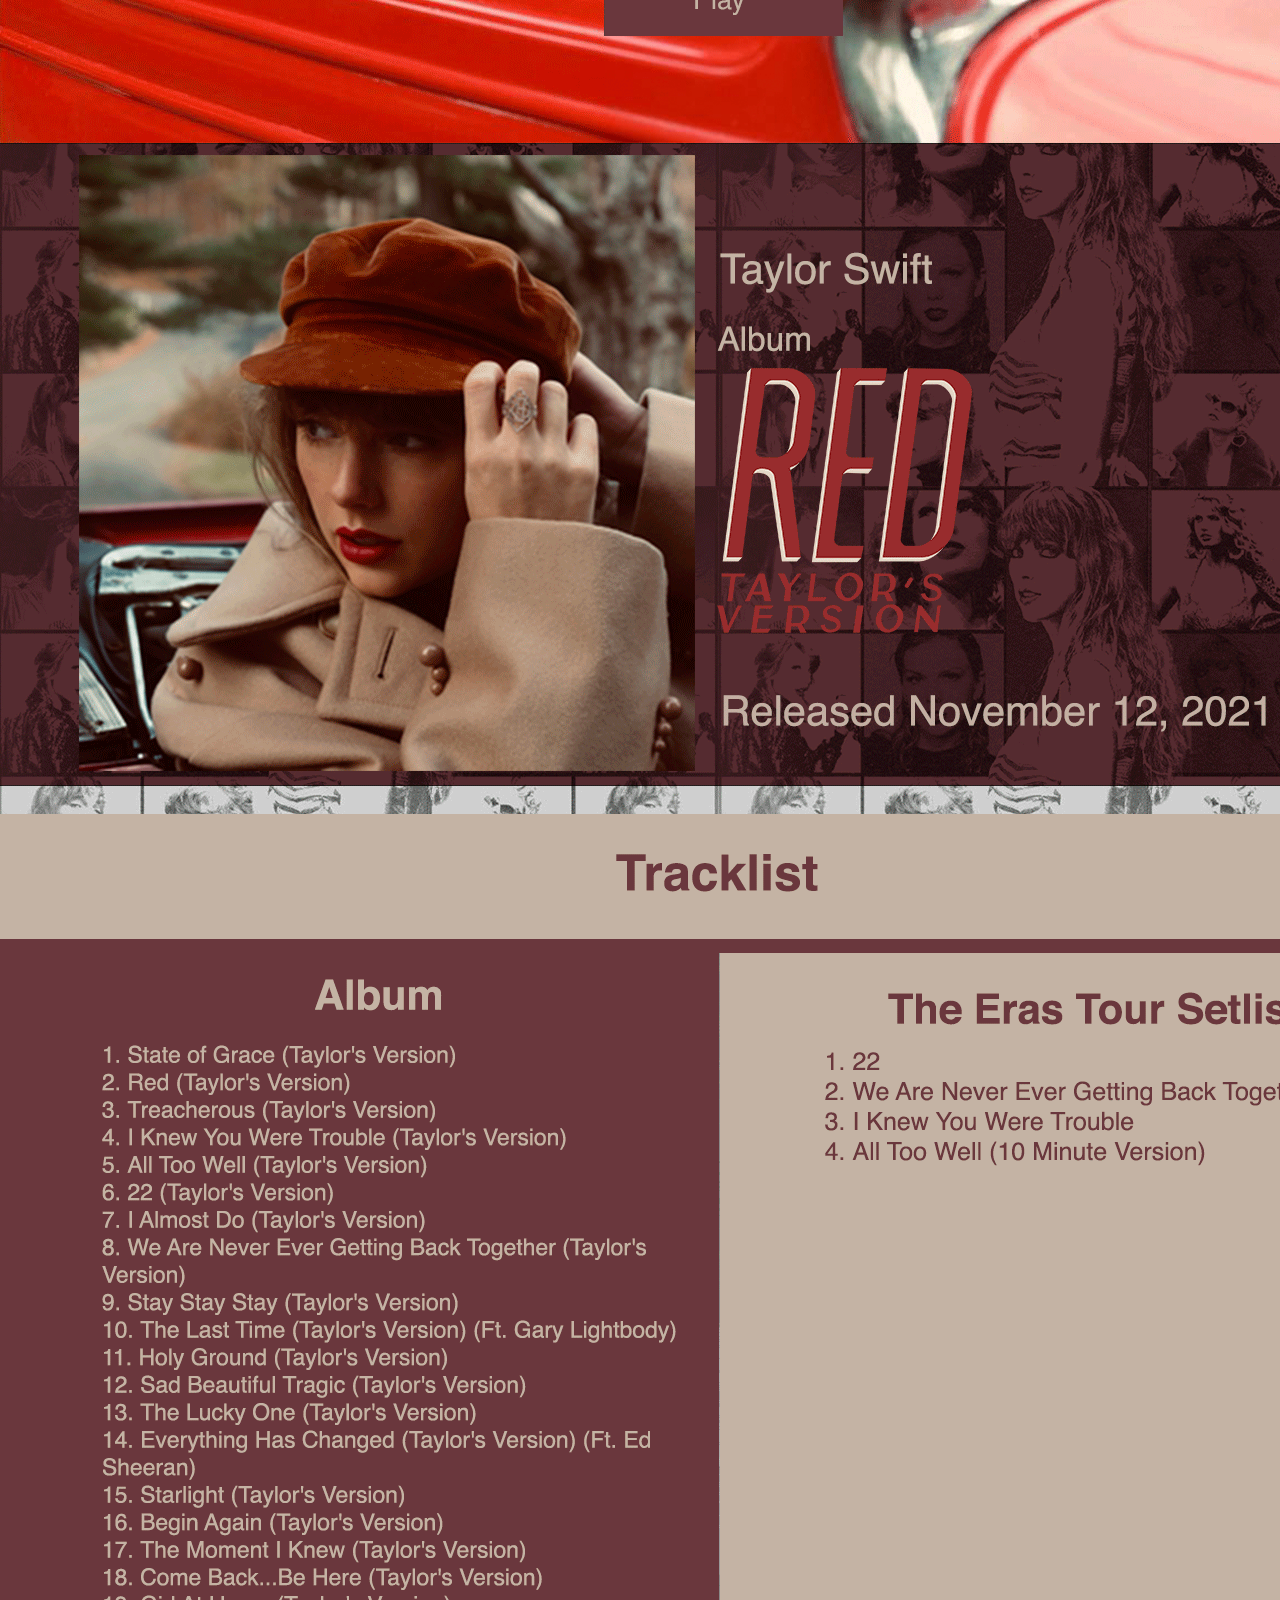
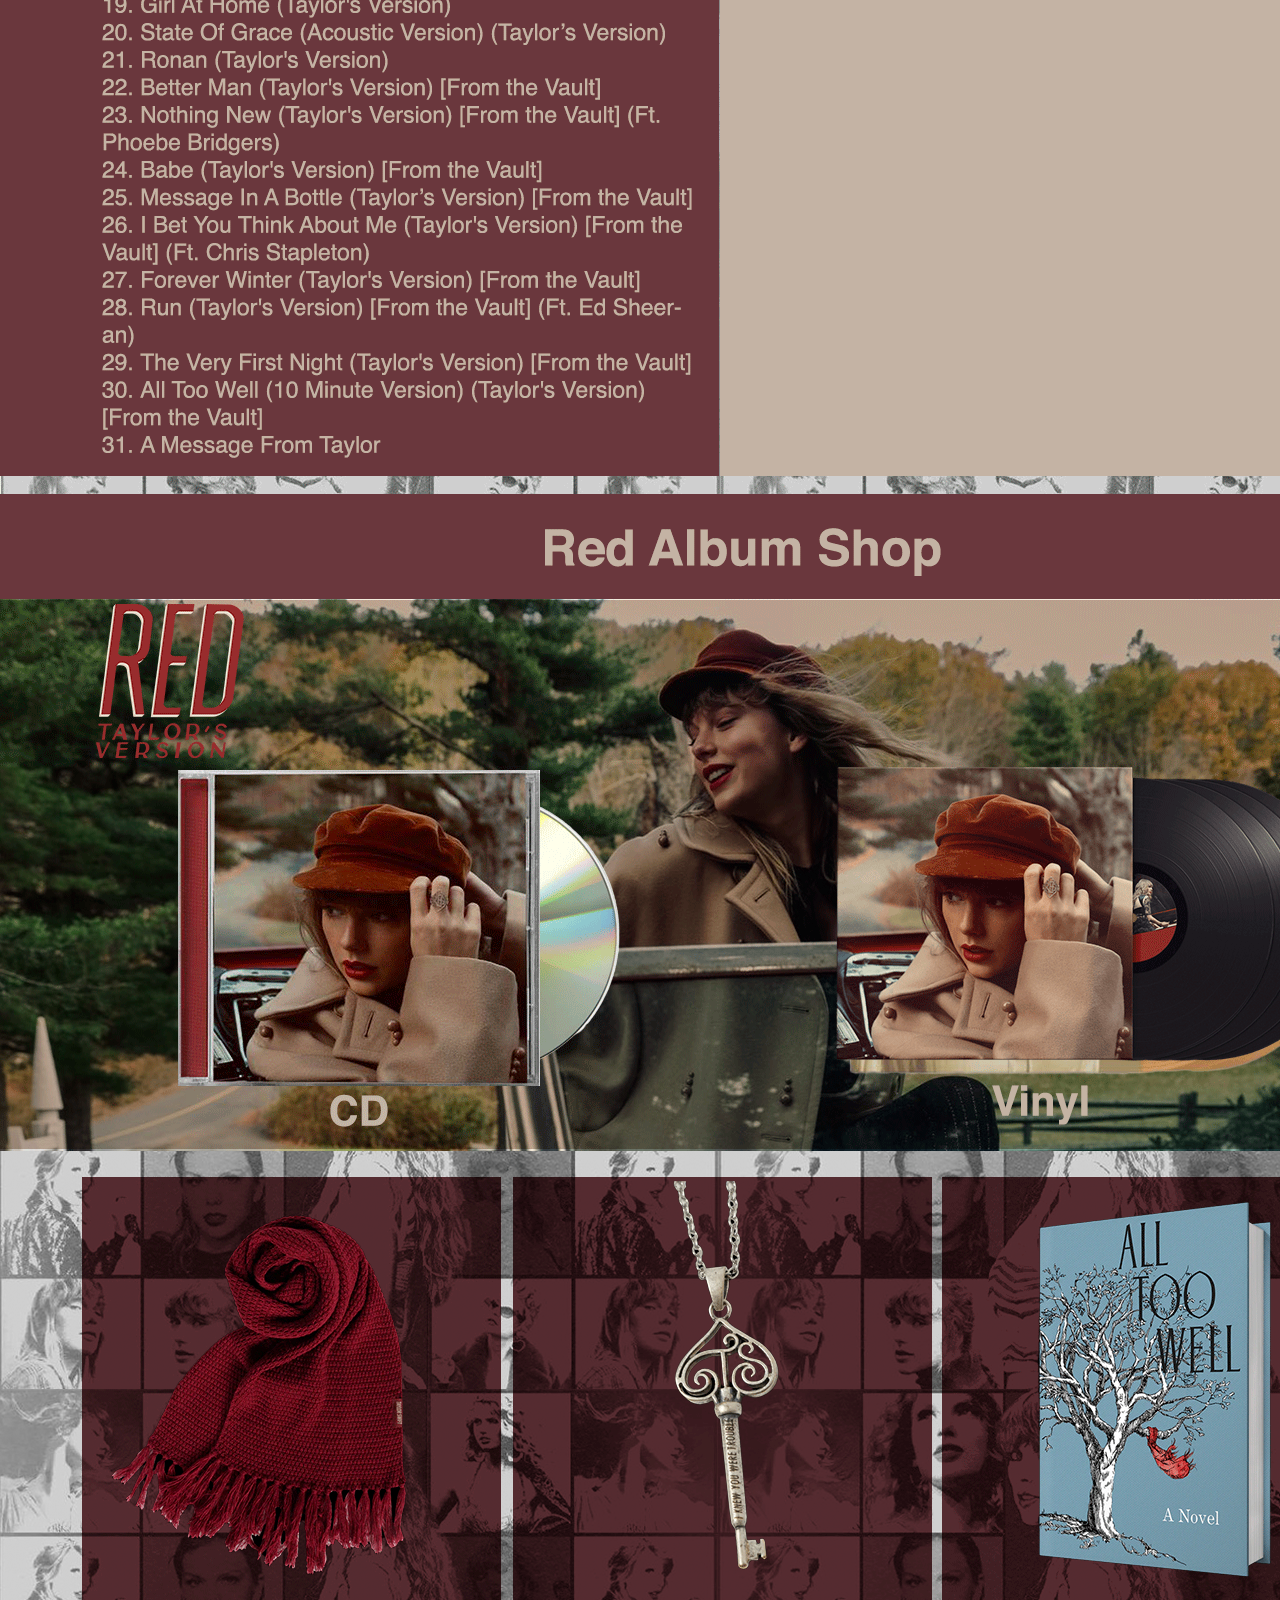
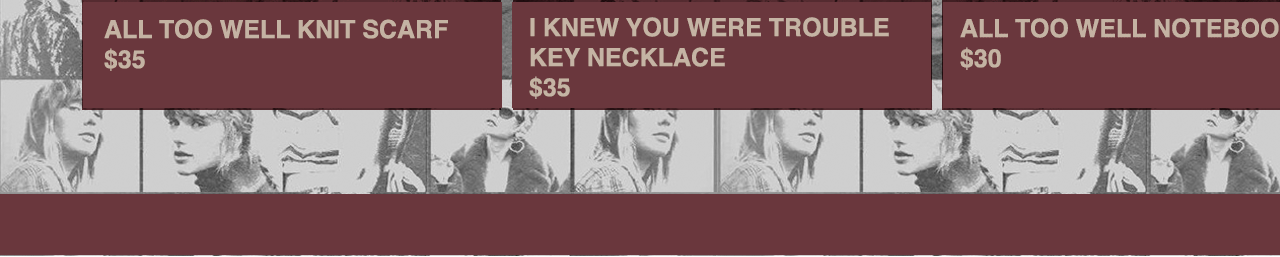
<file: red/red.html>
<html>
<head>
<title>red</title>
<meta http-equiv="Content-Type" content="text/html; charset=utf-8">
<link href="../css/css.css" rel="stylesheet" type="text/css">
<script type="text/javascript">
function MM_swapImgRestore() { //v3.0
  var i,x,a=document.MM_sr; for(i=0;a&&i<a.length&&(x=a[i])&&x.oSrc;i++) x.src=x.oSrc;
}
function MM_preloadImages() { //v3.0
  var d=document; if(d.images){ if(!d.MM_p) d.MM_p=new Array();
    var i,j=d.MM_p.length,a=MM_preloadImages.arguments; for(i=0; i<a.length; i++)
    if (a[i].indexOf("#")!=0){ d.MM_p[j]=new Image; d.MM_p[j++].src=a[i];}}
}

function MM_findObj(n, d) { //v4.01
  var p,i,x;  if(!d) d=document; if((p=n.indexOf("?"))>0&&parent.frames.length) {
    d=parent.frames[n.substring(p+1)].document; n=n.substring(0,p);}
  if(!(x=d[n])&&d.all) x=d.all[n]; for (i=0;!x&&i<d.forms.length;i++) x=d.forms[i][n];
  for(i=0;!x&&d.layers&&i<d.layers.length;i++) x=MM_findObj(n,d.layers[i].document);
  if(!x && d.getElementById) x=d.getElementById(n); return x;
}

function MM_swapImage() { //v3.0
  var i,j=0,x,a=MM_swapImage.arguments; document.MM_sr=new Array; for(i=0;i<(a.length-2);i+=3)
   if ((x=MM_findObj(a[i]))!=null){document.MM_sr[j++]=x; if(!x.oSrc) x.oSrc=x.src; x.src=a[i+2];}
}
</script>
</head>
<body bgcolor="#FFFFFF" leftmargin="0" topmargin="0" marginwidth="0" marginheight="0" onLoad="MM_preloadImages('images/home.png','images/merch.png','images/playlist.png')">
<!-- Save for Web Slices (red.psd) -->
<table id="Tabla_01" width="1441" height="5057" border="0" cellpadding="0" cellspacing="0">
	<tr>
		<td rowspan="3">
			<img src="images/red_01.gif" width="80" height="108" alt=""></td>
		<td>
			<img src="images/red_02.gif" width="1" height="25" alt=""></td>
		<td colspan="6">
			<img src="images/red_03.gif" width="402" height="25" alt=""></td>
		<td colspan="2" rowspan="3">
			<img src="images/red_04.gif" width="66" height="108" alt=""></td>
		<td colspan="8" rowspan="3">
			<img src="images/red_05.gif" width="342" height="108" alt=""></td>
		<td colspan="3" rowspan="3">
			<img src="images/red_06.gif" width="117" height="108" alt=""></td>
		<td colspan="7">
			<img src="images/red_07.gif" width="351" height="25" alt=""></td>
		<td rowspan="3">
			<img src="images/red_08.gif" width="2" height="108" alt=""></td>
		<td colspan="3" rowspan="3">
			<img src="images/red_09.gif" width="78" height="108" alt=""></td>
		<td rowspan="9">
			<img src="images/red_10.gif" width="1" height="1743" alt=""></td>
		<td>
			<img src="images/espacio.gif" width="1" height="25" alt=""></td>
	</tr>
	<tr>
		<td colspan="3"><a href="../index.html" onMouseOut="MM_swapImgRestore()" onMouseOver="MM_swapImage('home','','images/home.png',1)"><img src="images/red_11.gif" alt="Home" width="106" height="61" id="home"></a></td>
		<td colspan="2"><a href="https://store.taylorswift.com/" target="new" onMouseOver="MM_swapImage('merch','','images/merch.png',1)" onMouseOut="MM_swapImgRestore()"><img src="images/red_12.gif" alt="Merch" width="134" height="61" id="merch"></a></td>
		<td colspan="2"><a href="https://open.spotify.com/playlist/4rZiQ72hO67dvM4RrfS9PE" target="new" onMouseOver="MM_swapImage('Playlist','','images/playlist.png',1)" onMouseOut="MM_swapImgRestore()"><img src="images/red_13.gif" alt="Playlist" width="163" height="61" id="Playlist"></a></td>
		<td><a href="https://www.facebook.com/TaylorSwift/" target="new"><img src="images/red_14.gif" width="59" height="61" alt=""></a></td>
		<td><a href="https://www.instagram.com/taylorswift/" target="new"><img src="images/red_15.gif" width="46" height="61" alt=""></a></td>
		<td><a href="https://twitter.com/taylorswift13" target="new"><img src="images/red_16.gif" width="48" height="61" alt=""></a></td>
		<td><a href="https://www.tiktok.com/@taylorswift" target="new"><img src="images/red_17.gif" width="47" height="61" alt=""></a></td>
		<td><a href="https://www.youtube.com/user/taylorswift" target="new"><img src="images/red_18.gif" width="47" height="61" alt=""></a></td>
		<td><a href="https://open.spotify.com/artist/06HL4z0CvFAxyc27GXpf02" target="new"><img src="images/red_19.gif" width="48" height="61" alt=""></a></td>
		<td><a href="https://music.apple.com/us/artist/taylor-swift/159260351" target="new"><img src="images/red_20.gif" width="56" height="61" alt=""></a></td>
		<td>
			<img src="images/espacio.gif" width="1" height="61" alt=""></td>
	</tr>
	<tr>
		<td>
			<img src="images/red_21.gif" width="1" height="22" alt=""></td>
		<td colspan="6">
			<img src="images/red_22.gif" width="402" height="22" alt=""></td>
		<td colspan="7">
			<img src="images/red_23.gif" width="351" height="22" alt=""></td>
		<td>
			<img src="images/espacio.gif" width="1" height="22" alt=""></td>
	</tr>
	<tr>
		<td colspan="3" rowspan="2"><a href="../taylorswift/taylorswift.html"><img src="images/red_24.gif" width="108" height="735" alt=""></a></td>
		<td colspan="2" rowspan="2"><a href="../fearless/fearless.html"><img src="images/red_25.gif" width="110" height="735" alt=""></a></td>
		<td colspan="2" rowspan="2"><a href="../speaknow/speaknow.html"><img src="images/red_26.gif" width="107" height="735" alt=""></a></td>
		<td colspan="6" rowspan="2">
			<img src="images/red_27.gif" width="487" height="735" alt=""></td>
		<td colspan="6" rowspan="2"><a href="../1989/1989.html"><img src="images/red_28.gif" width="105" height="735" alt=""></a></td>
		<td colspan="12" rowspan="2">
			<img src="images/red_29.gif" width="521" height="735" alt=""></td>
		<td>
			<img src="images/red_30.gif" width="1" height="3" alt=""></td>
		<td>
			<img src="images/espacio.gif" width="1" height="3" alt=""></td>
	</tr>
	<tr>
		<td rowspan="5">
			<img src="images/red_31.gif" width="1" height="1632" alt=""></td>
		<td>
			<img src="images/espacio.gif" width="1" height="732" alt=""></td>
	</tr>
	<tr>
		<td colspan="12" rowspan="4">
			<img src="images/red_32.gif" width="605" height="900" alt=""></td>
		<td colspan="4">
			<img src="images/red_33.gif" width="242" height="725" alt=""></td>
		<td rowspan="4">
			<img src="images/red_34.gif" width="1" height="900" alt=""></td>
		<td colspan="14" rowspan="4">
			<img src="images/red_35.gif" width="590" height="900" alt=""></td>
		<td>
			<img src="images/espacio.gif" width="1" height="725" alt=""></td>
	</tr>
	<tr>
		<td colspan="2" rowspan="2"><a href="https://open.spotify.com/album/6kZ42qRrzov54LcAk4onW9" target="new"><img src="images/red_36.gif" width="238" height="65" alt=""></a></td>
		<td colspan="2">
			<img src="images/red_37.gif" width="4" height="2" alt=""></td>
		<td>
			<img src="images/espacio.gif" width="1" height="2" alt=""></td>
	</tr>
	<tr>
		<td colspan="2">
			<img src="images/red_38.gif" width="4" height="63" alt=""></td>
		<td>
			<img src="images/espacio.gif" width="1" height="63" alt=""></td>
	</tr>
	<tr>
		<td colspan="3">
			<img src="images/red_39.gif" width="240" height="110" alt=""></td>
		<td>
			<img src="images/red_40.gif" width="2" height="110" alt=""></td>
		<td>
			<img src="images/espacio.gif" width="1" height="110" alt=""></td>
	</tr>
	<tr>
		<td colspan="33">
			<img src="images/red_41.gif" width="1440" height="2223" alt=""></td>
		<td>
			<img src="images/espacio.gif" width="1" height="2223" alt=""></td>
	</tr>
	<tr>
		<td colspan="4" rowspan="2">
			<img src="images/red_42.gif" width="186" height="383" alt=""></td>
		<td colspan="7" rowspan="2"><a href="https://www.amazon.com/-/es/Taylor-Swift/dp/B09BY285F9/ref=sr_1_1?__mk_es_US=%C3%85M%C3%85%C5%BD%C3%95%C3%91&crid=1QQEJFPO4WDV9&keywords=taylor+swift+red&qid=1680193864&sprefix=taylor+swift+re%2Caps%2C193&sr=8-1" target="new"><img src="images/red_43.gif" width="415" height="383" alt=""></a></td>
		<td colspan="6" rowspan="2">
			<img src="images/red_44.gif" width="247" height="383" alt=""></td>
		<td colspan="12">
			<img src="images/red_45.gif" width="513" height="3" alt=""></td>
		<td colspan="4" rowspan="2">
			<img src="images/red_46.gif" width="79" height="383" alt=""></td>
		<td>
			<img src="images/espacio.gif" width="1" height="3" alt=""></td>
	</tr>
	<tr>
		<td colspan="11"><a href="https://www.amazon.com/-/es/Taylor-Swift/dp/B09J99PKDF/ref=d_pd_sbs_sccl_3_4/146-5005103-4345018?pd_rd_w=lDRnu&content-id=amzn1.sym.3676f086-9496-4fd7-8490-77cf7f43f846&pf_rd_p=3676f086-9496-4fd7-8490-77cf7f43f846&pf_rd_r=BAP69R06FQSATCANAVEQ&pd_rd_wg=MdUwC&pd_rd_r=042fc80f-52b7-4c93-a30d-332510304bec&pd_rd_i=B09J99PKDF&psc=1" target="new"><img src="images/red_47.gif" width="511" height="380" alt=""></a></td>
		<td>
			<img src="images/red_48.gif" width="2" height="380" alt=""></td>
		<td>
			<img src="images/espacio.gif" width="1" height="380" alt=""></td>
	</tr>
	<tr>
		<td colspan="31">
			<img src="images/red_49.gif" width="1438" height="27" alt=""></td>
		<td colspan="2">
			<img src="images/red_50.gif" width="2" height="27" alt=""></td>
		<td>
			<img src="images/espacio.gif" width="1" height="27" alt=""></td>
	</tr>
	<tr>
		<td>
			<img src="images/red_51.gif" width="80" height="532" alt=""></td>
		<td colspan="8"><a href="https://store.taylorswift.com/collections/red-taylors-version-shop/products/the-all-too-well-knit-scarf" target="new"><img src="images/red_52.gif" width="421" height="532" alt=""></a></td>
		<td colspan="11"><a href="https://store.taylorswift.com/collections/red-taylors-version-shop/products/i-knew-you-were-trouble-key-necklace" target="new"><img src="images/red_53.gif" width="432" height="532" alt=""></a></td>
		<td colspan="10"><a href="https://store.taylorswift.com/collections/red-taylors-version-shop/products/all-too-well-notebook" target="new"><img src="images/red_54.gif" width="429" height="532" alt=""></a></td>
		<td colspan="3">
			<img src="images/red_55.gif" width="78" height="532" alt=""></td>
		<td>
			<img src="images/espacio.gif" width="1" height="532" alt=""></td>
	</tr>
	<tr>
		<td colspan="31" rowspan="2">
			<img src="images/red_56.gif" width="1438" height="147" alt=""></td>
		<td colspan="2">
			<img src="images/red_57.gif" width="2" height="4" alt=""></td>
		<td>
			<img src="images/espacio.gif" width="1" height="4" alt=""></td>
	</tr>
	<tr>
		<td colspan="2" rowspan="2">
			<img src="images/red_58.gif" width="2" height="144" alt=""></td>
		<td>
			<img src="images/espacio.gif" width="1" height="143" alt=""></td>
	</tr>
	<tr>
		<td colspan="31">
			<img src="images/red_59.gif" width="1438" height="1" alt=""></td>
		<td>
			<img src="images/espacio.gif" width="1" height="1" alt=""></td>
	</tr>
	<tr>
		<td>
			<img src="images/espacio.gif" width="80" height="1" alt=""></td>
		<td>
			<img src="images/espacio.gif" width="1" height="1" alt=""></td>
		<td>
			<img src="images/espacio.gif" width="27" height="1" alt=""></td>
		<td>
			<img src="images/espacio.gif" width="78" height="1" alt=""></td>
		<td>
			<img src="images/espacio.gif" width="32" height="1" alt=""></td>
		<td>
			<img src="images/espacio.gif" width="102" height="1" alt=""></td>
		<td>
			<img src="images/espacio.gif" width="5" height="1" alt=""></td>
		<td>
			<img src="images/espacio.gif" width="158" height="1" alt=""></td>
		<td>
			<img src="images/espacio.gif" width="18" height="1" alt=""></td>
		<td>
			<img src="images/espacio.gif" width="48" height="1" alt=""></td>
		<td>
			<img src="images/espacio.gif" width="52" height="1" alt=""></td>
		<td>
			<img src="images/espacio.gif" width="4" height="1" alt=""></td>
		<td>
			<img src="images/espacio.gif" width="207" height="1" alt=""></td>
		<td>
			<img src="images/espacio.gif" width="31" height="1" alt=""></td>
		<td>
			<img src="images/espacio.gif" width="2" height="1" alt=""></td>
		<td>
			<img src="images/espacio.gif" width="2" height="1" alt=""></td>
		<td>
			<img src="images/espacio.gif" width="1" height="1" alt=""></td>
		<td>
			<img src="images/espacio.gif" width="43" height="1" alt=""></td>
		<td>
			<img src="images/espacio.gif" width="26" height="1" alt=""></td>
		<td>
			<img src="images/espacio.gif" width="16" height="1" alt=""></td>
		<td>
			<img src="images/espacio.gif" width="75" height="1" alt=""></td>
		<td>
			<img src="images/espacio.gif" width="59" height="1" alt=""></td>
		<td>
			<img src="images/espacio.gif" width="46" height="1" alt=""></td>
		<td>
			<img src="images/espacio.gif" width="48" height="1" alt=""></td>
		<td>
			<img src="images/espacio.gif" width="47" height="1" alt=""></td>
		<td>
			<img src="images/espacio.gif" width="47" height="1" alt=""></td>
		<td>
			<img src="images/espacio.gif" width="48" height="1" alt=""></td>
		<td>
			<img src="images/espacio.gif" width="56" height="1" alt=""></td>
		<td>
			<img src="images/espacio.gif" width="2" height="1" alt=""></td>
		<td>
			<img src="images/espacio.gif" width="1" height="1" alt=""></td>
		<td>
			<img src="images/espacio.gif" width="76" height="1" alt=""></td>
		<td>
			<img src="images/espacio.gif" width="1" height="1" alt=""></td>
		<td>
			<img src="images/espacio.gif" width="1" height="1" alt=""></td>
		<td></td>
	</tr>
</table>
<!-- End Save for Web Slices -->
</body>
</html>
</file>
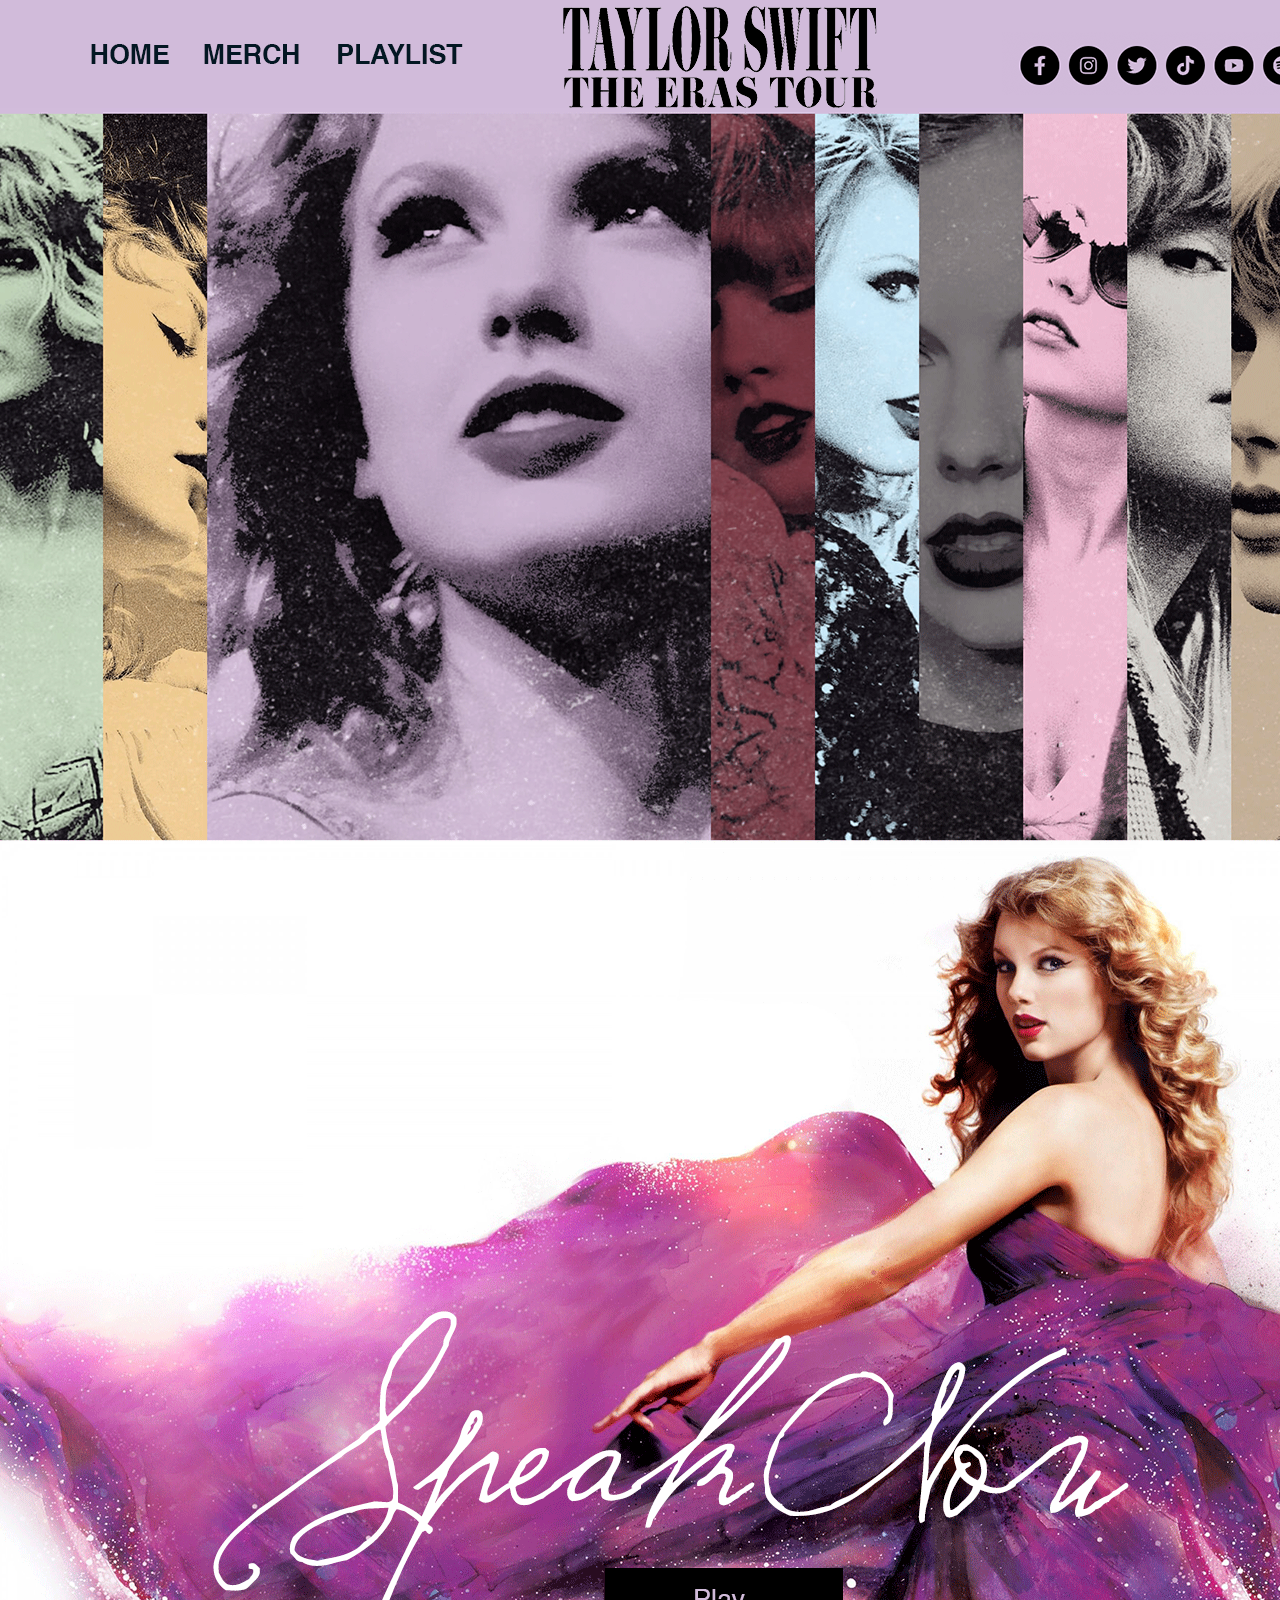
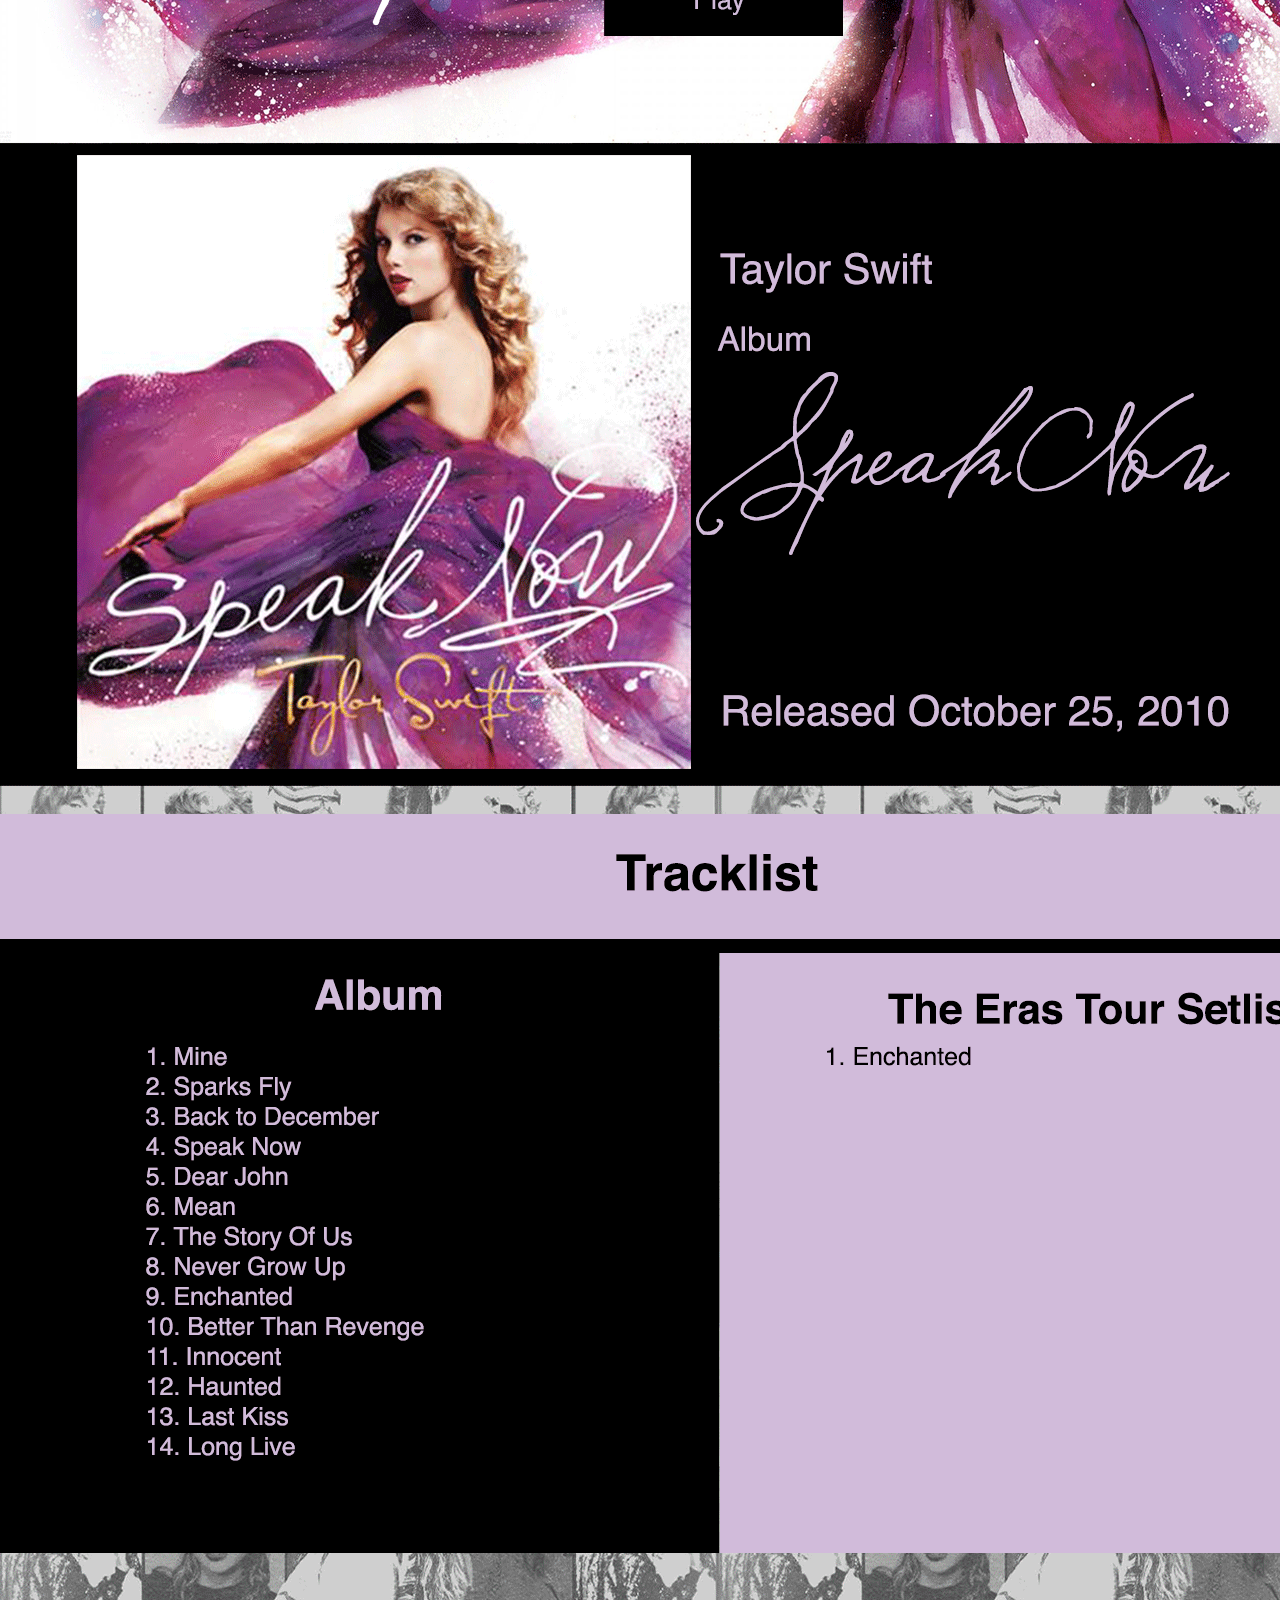
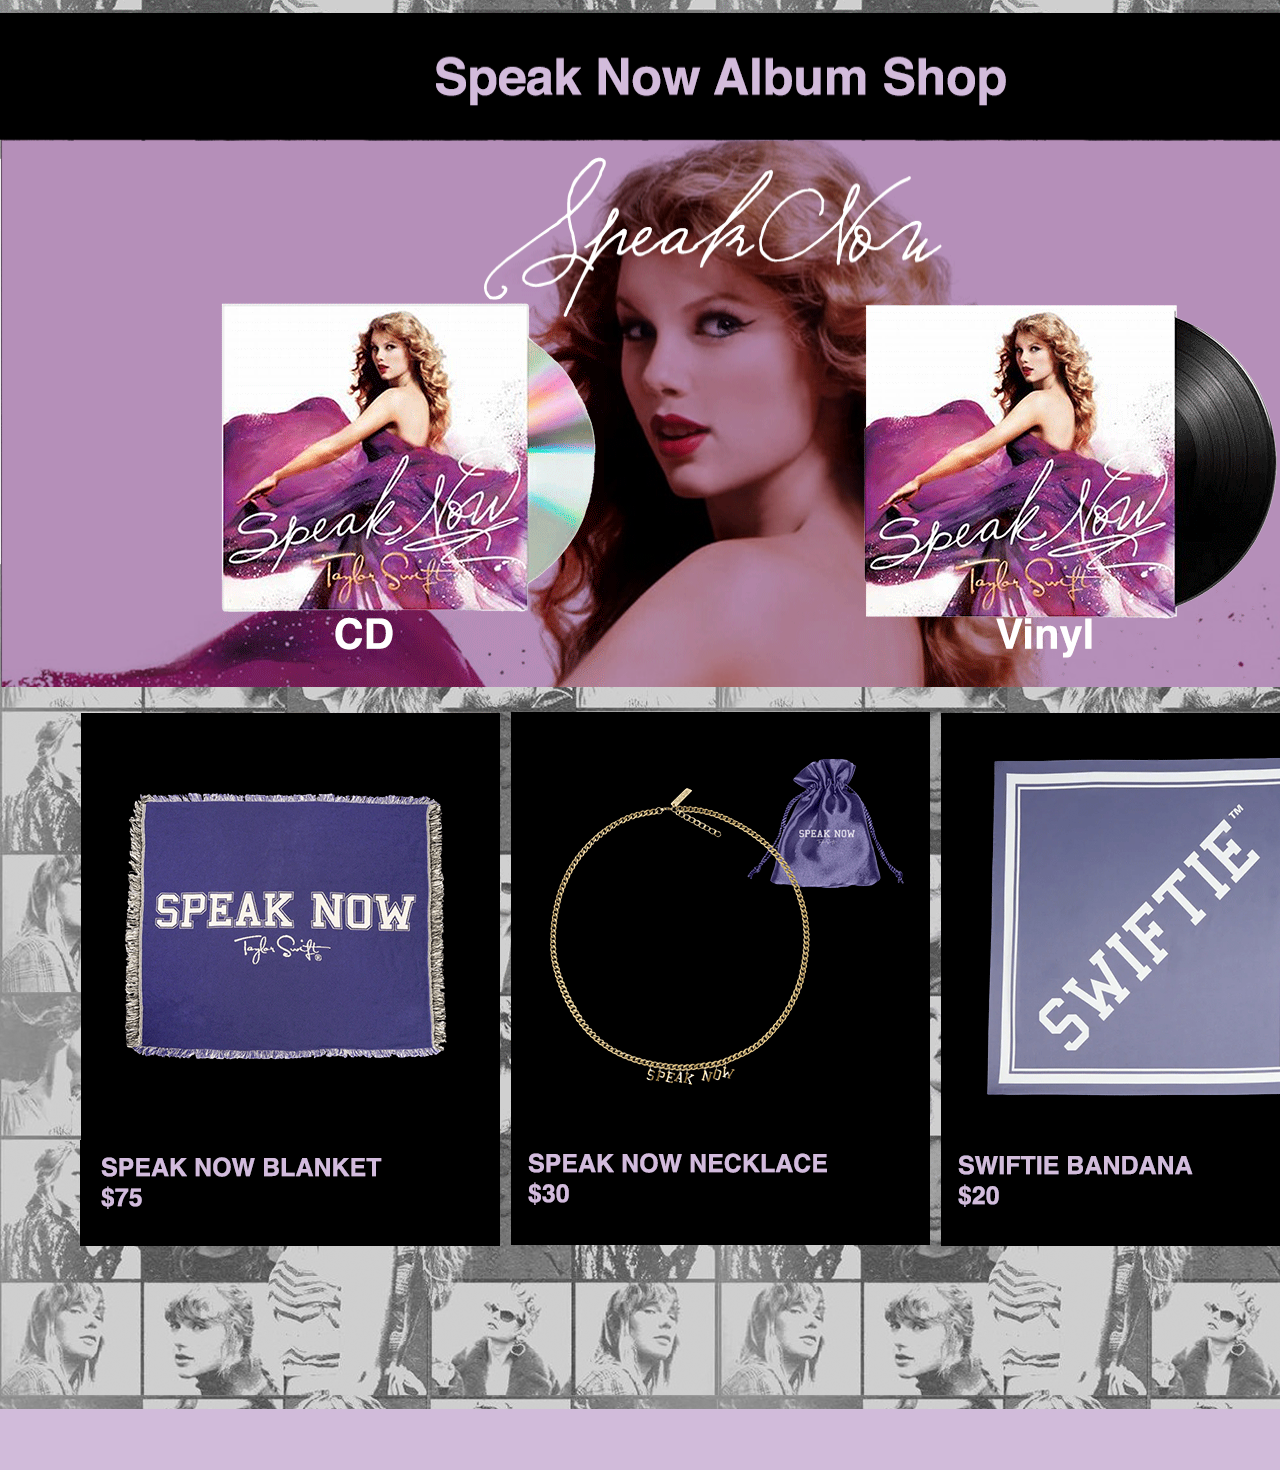
<file: speaknow/speaknow.html>
<html>
<head>
<title>speaknow</title>
<meta http-equiv="Content-Type" content="text/html; charset=utf-8">
<link href="../css/css.css" rel="stylesheet" type="text/css">
<script type="text/javascript">
function MM_swapImgRestore() { //v3.0
  var i,x,a=document.MM_sr; for(i=0;a&&i<a.length&&(x=a[i])&&x.oSrc;i++) x.src=x.oSrc;
}
function MM_preloadImages() { //v3.0
  var d=document; if(d.images){ if(!d.MM_p) d.MM_p=new Array();
    var i,j=d.MM_p.length,a=MM_preloadImages.arguments; for(i=0; i<a.length; i++)
    if (a[i].indexOf("#")!=0){ d.MM_p[j]=new Image; d.MM_p[j++].src=a[i];}}
}

function MM_findObj(n, d) { //v4.01
  var p,i,x;  if(!d) d=document; if((p=n.indexOf("?"))>0&&parent.frames.length) {
    d=parent.frames[n.substring(p+1)].document; n=n.substring(0,p);}
  if(!(x=d[n])&&d.all) x=d.all[n]; for (i=0;!x&&i<d.forms.length;i++) x=d.forms[i][n];
  for(i=0;!x&&d.layers&&i<d.layers.length;i++) x=MM_findObj(n,d.layers[i].document);
  if(!x && d.getElementById) x=d.getElementById(n); return x;
}

function MM_swapImage() { //v3.0
  var i,j=0,x,a=MM_swapImage.arguments; document.MM_sr=new Array; for(i=0;i<(a.length-2);i+=3)
   if ((x=MM_findObj(a[i]))!=null){document.MM_sr[j++]=x; if(!x.oSrc) x.oSrc=x.src; x.src=a[i+2];}
}
</script>
</head>
<body bgcolor="#FFFFFF" leftmargin="0" topmargin="0" marginwidth="0" marginheight="0" onLoad="MM_preloadImages('images/home.png','images/merch.png','images/playlist.png')">
<!-- Save for Web Slices (speaknow.psd) -->
<table id="Tabla_01" width="1441" height="4667" border="0" cellpadding="0" cellspacing="0">
	<tr>
		<td colspan="2" rowspan="4">
			<img src="images/speaknow_01.gif" width="80" height="108" alt=""></td>
		<td>
			<img src="images/speaknow_02.gif" width="1" height="27" alt=""></td>
		<td colspan="6">
			<img src="images/speaknow_03.gif" width="397" height="27" alt=""></td>
		<td colspan="2" rowspan="4">
			<img src="images/speaknow_04.gif" width="71" height="108" alt=""></td>
		<td colspan="7" rowspan="4">
			<img src="images/speaknow_05.gif" width="339" height="108" alt=""></td>
		<td colspan="3" rowspan="4">
			<img src="images/speaknow_06.gif" width="127" height="108" alt=""></td>
		<td colspan="8">
			<img src="images/speaknow_07.gif" width="343" height="27" alt=""></td>
		<td rowspan="4">
			<img src="images/speaknow_08.gif" width="2" height="108" alt=""></td>
		<td colspan="3" rowspan="4">
			<img src="images/speaknow_09.gif" width="80" height="108" alt=""></td>
		<td>
			<img src="images/espacio.gif" width="1" height="27" alt=""></td>
	</tr>
	<tr>
		<td rowspan="3">
			<img src="images/speaknow_10.gif" width="1" height="81" alt=""></td>
		<td colspan="2"><a href="../index.html" onMouseOut="MM_swapImgRestore()" onMouseOver="MM_swapImage('Home','','images/home.png',1)"><img src="images/speaknow_11.gif" alt="Home" width="109" height="52" id="Home"></a></td>
		<td colspan="3"><a href="https://store.taylorswift.com/" target="new" onMouseOver="MM_swapImage('Merch','','images/merch.png',1)" onMouseOut="MM_swapImgRestore()"><img src="images/speaknow_12.gif" alt="Merch" width="129" height="52" id="Merch"></a></td>
		<td><a href="https://open.spotify.com/playlist/4rZiQ72hO67dvM4RrfS9PE" target="new" onMouseOver="MM_swapImage('Playlist','','images/playlist.png',1)" onMouseOut="MM_swapImgRestore()"><img src="images/speaknow_13.gif" alt="Playlist" width="159" height="52" id="Playlist"></a></td>
		<td rowspan="2"><a href="https://www.facebook.com/TaylorSwift/" target="new"><img src="images/speaknow_14.gif" width="49" height="68" alt=""></a></td>
		<td rowspan="2"><a href="https://www.instagram.com/taylorswift/" target="new"><img src="images/speaknow_15.gif" width="48" height="68" alt=""></a></td>
		<td rowspan="2"><a href="https://twitter.com/taylorswift13" target="new"><img src="images/speaknow_16.gif" width="50" height="68" alt=""></a></td>
		<td rowspan="2"><a href="https://www.tiktok.com/@taylorswift" target="new"><img src="images/speaknow_17.gif" width="47" height="68" alt=""></a></td>
		<td rowspan="2"><a href="https://www.youtube.com/user/taylorswift" target="new"><img src="images/speaknow_18.gif" width="50" height="68" alt=""></a></td>
		<td rowspan="2">
			<img src="images/speaknow_19.gif" width="1" height="68" alt=""></td>
		<td rowspan="2"><a href="https://open.spotify.com/artist/06HL4z0CvFAxyc27GXpf02" target="new"><img src="images/speaknow_20.gif" width="47" height="68" alt=""></a></td>
		<td rowspan="2"><a href="https://music.apple.com/us/artist/taylor-swift/159260351" target="new"><img src="images/speaknow_21.gif" width="51" height="68" alt=""></a></td>
		<td>
			<img src="images/espacio.gif" width="1" height="52" alt=""></td>
	</tr>
	<tr>
		<td colspan="6" rowspan="2">
			<img src="images/speaknow_22.gif" width="397" height="29" alt=""></td>
		<td>
			<img src="images/espacio.gif" width="1" height="16" alt=""></td>
	</tr>
	<tr>
		<td colspan="8">
			<img src="images/speaknow_23.gif" width="343" height="13" alt=""></td>
		<td>
			<img src="images/espacio.gif" width="1" height="13" alt=""></td>
	</tr>
	<tr>
		<td colspan="4"><a href="../taylorswift/taylorswift.html"><img src="images/speaknow_24.gif" width="101" height="732" alt=""></a></td>
		<td colspan="2"><a href="../fearless/fearless.html"><img src="images/speaknow_25.gif" width="102" height="732" alt=""></a></td>
		<td colspan="8">
			<img src="images/speaknow_26.gif" width="505" height="732" alt=""></td>
		<td><a href="../red/red.html"><img src="images/speaknow_27.gif" width="104" height="732" alt=""></a></td>
		<td colspan="4"><a href="../1989/1989.html"><img src="images/speaknow_28.gif" width="106" height="732" alt=""></a></td>
		<td colspan="13">
			<img src="images/speaknow_29.gif" width="521" height="732" alt=""></td>
		<td rowspan="9">
			<img src="images/speaknow_30.gif" width="1" height="3775" alt=""></td>
		<td>
			<img src="images/espacio.gif" width="1" height="732" alt=""></td>
	</tr>
	<tr>
		<td colspan="12" rowspan="4">
			<img src="images/speaknow_31.gif" width="604" height="903" alt=""></td>
		<td colspan="4">
			<img src="images/speaknow_32.gif" width="237" height="727" alt=""></td>
		<td colspan="16" rowspan="4">
			<img src="images/speaknow_33.gif" width="598" height="903" alt=""></td>
		<td>
			<img src="images/espacio.gif" width="1" height="727" alt=""></td>
	</tr>
	<tr>
		<td>
			<img src="images/speaknow_34.gif" width="1" height="1" alt=""></td>
		<td colspan="3" rowspan="2"><a href="https://open.spotify.com/album/6Ar2o9KCqcyYF9J0aQP3au" target="new"><img src="images/speaknow_35.gif" width="236" height="69" alt=""></a></td>
		<td>
			<img src="images/espacio.gif" width="1" height="1" alt=""></td>
	</tr>
	<tr>
		<td rowspan="2">
			<img src="images/speaknow_36.gif" width="1" height="175" alt=""></td>
		<td>
			<img src="images/espacio.gif" width="1" height="68" alt=""></td>
	</tr>
	<tr>
		<td colspan="3">
			<img src="images/speaknow_37.gif" width="236" height="107" alt=""></td>
		<td>
			<img src="images/espacio.gif" width="1" height="107" alt=""></td>
	</tr>
	<tr>
		<td colspan="32">
			<img src="images/speaknow_38.gif" width="1439" height="1470" alt=""></td>
		<td>
			<img src="images/espacio.gif" width="1" height="1470" alt=""></td>
	</tr>
	<tr>
		<td colspan="32">
			<img src="images/speaknow_39.gif" width="1439" height="290" alt=""></td>
		<td>
			<img src="images/espacio.gif" width="1" height="286" alt=""></td>
	</tr>
	<tr>
		<td colspan="7" rowspan="2">
			<img src="images/speaknow_40.gif" width="221" height="384" alt=""></td>
		<td colspan="5" rowspan="2"><a href="https://www.amazon.com/-/es/Taylor-Swift/dp/B09R3VJL8L/ref=sr_1_2?crid=3CW7OEI9V2IFP&keywords=taylor+swift+speak+now&qid=1680225883&sprefix=Taylor+Swift+speak%2Caps%2C198&sr=8-2" target="new"><img src="images/speaknow_41.gif" width="383" height="384" alt=""></a></td>
		<td colspan="5">
			<img src="images/speaknow_42.gif" width="259" height="360" alt=""></td>
		<td colspan="9" rowspan="2"><a href="https://www.amazon.com/-/es/Taylor-Swift/dp/B00428CCPW/ref=sr_1_1?crid=3CW7OEI9V2IFP&keywords=taylor+swift+speak+now&qid=1680225783&sprefix=Taylor+Swift+speak%2Caps%2C198&sr=8-1" target="new"><img src="images/speaknow_43.gif" width="396" height="384" alt=""></a></td>
		<td colspan="6" rowspan="2">
			<img src="images/speaknow_44.gif" width="180" height="384" alt=""></td>
		<td>
			<img src="images/espacio.gif" width="1" height="360" alt=""></td>
	</tr>
	<tr>
		<td>
			<img src="images/speaknow_45.gif" width="1" height="24" alt=""></td>
		<td colspan="4">
			<img src="images/speaknow_46.gif" width="258" height="24" alt=""></td>
		<td>
			<img src="images/espacio.gif" width="1" height="24" alt=""></td>
	</tr>
	<tr>
		<td>
			<img src="images/speaknow_47.gif" width="2" height="2" alt=""></td>
		<td colspan="32" rowspan="2">
			<img src="images/speaknow_48.gif" width="1438" height="25" alt=""></td>
		<td>
			<img src="images/espacio.gif" width="1" height="2" alt=""></td>
	</tr>
	<tr>
		<td>
			<img src="images/speaknow_49.gif" width="2" height="23" alt=""></td>
		<td>
			<img src="images/espacio.gif" width="1" height="23" alt=""></td>
	</tr>
	<tr>
		<td colspan="3">
			<img src="images/speaknow_50.gif" width="81" height="532" alt=""></td>
		<td colspan="7"><a href="https://store.taylorswift.com/collections/speak-now-shop-1/products/speak-now-blanket" target="new"><img src="images/speaknow_51.gif" width="418" height="532" alt=""></a></td>
		<td colspan="10"><a href="https://store.taylorswift.com/collections/speak-now-shop-1/products/speak-now-necklace" target="new"><img src="images/speaknow_52.gif" width="431" height="532" alt=""></a></td>
		<td colspan="9"><a href="https://store.taylorswift.com/collections/speak-now-shop-1/products/swiftie-bandana" target="new"><img src="images/speaknow_53.gif" width="428" height="532" alt=""></a></td>
		<td>
			<img src="images/speaknow_54.gif" width="2" height="532" alt=""></td>
		<td colspan="3">
			<img src="images/speaknow_55.gif" width="80" height="532" alt=""></td>
		<td>
			<img src="images/espacio.gif" width="1" height="532" alt=""></td>
	</tr>
	<tr>
		<td colspan="2">
			<img src="images/speaknow_56.gif" width="80" height="226" alt=""></td>
		<td colspan="29">
			<img src="images/speaknow_57.gif" width="1282" height="226" alt=""></td>
		<td colspan="2">
			<img src="images/speaknow_58.gif" width="78" height="226" alt=""></td>
		<td>
			<img src="images/espacio.gif" width="1" height="226" alt=""></td>
	</tr>
	<tr>
		<td>
			<img src="images/espacio.gif" width="2" height="1" alt=""></td>
		<td>
			<img src="images/espacio.gif" width="78" height="1" alt=""></td>
		<td>
			<img src="images/espacio.gif" width="1" height="1" alt=""></td>
		<td>
			<img src="images/espacio.gif" width="20" height="1" alt=""></td>
		<td>
			<img src="images/espacio.gif" width="89" height="1" alt=""></td>
		<td>
			<img src="images/espacio.gif" width="13" height="1" alt=""></td>
		<td>
			<img src="images/espacio.gif" width="18" height="1" alt=""></td>
		<td>
			<img src="images/espacio.gif" width="98" height="1" alt=""></td>
		<td>
			<img src="images/espacio.gif" width="159" height="1" alt=""></td>
		<td>
			<img src="images/espacio.gif" width="21" height="1" alt=""></td>
		<td>
			<img src="images/espacio.gif" width="50" height="1" alt=""></td>
		<td>
			<img src="images/espacio.gif" width="55" height="1" alt=""></td>
		<td>
			<img src="images/espacio.gif" width="1" height="1" alt=""></td>
		<td>
			<img src="images/espacio.gif" width="103" height="1" alt=""></td>
		<td>
			<img src="images/espacio.gif" width="104" height="1" alt=""></td>
		<td>
			<img src="images/espacio.gif" width="29" height="1" alt=""></td>
		<td>
			<img src="images/espacio.gif" width="22" height="1" alt=""></td>
		<td>
			<img src="images/espacio.gif" width="25" height="1" alt=""></td>
		<td>
			<img src="images/espacio.gif" width="30" height="1" alt=""></td>
		<td>
			<img src="images/espacio.gif" width="12" height="1" alt=""></td>
		<td>
			<img src="images/espacio.gif" width="85" height="1" alt=""></td>
		<td>
			<img src="images/espacio.gif" width="49" height="1" alt=""></td>
		<td>
			<img src="images/espacio.gif" width="48" height="1" alt=""></td>
		<td>
			<img src="images/espacio.gif" width="50" height="1" alt=""></td>
		<td>
			<img src="images/espacio.gif" width="47" height="1" alt=""></td>
		<td>
			<img src="images/espacio.gif" width="50" height="1" alt=""></td>
		<td>
			<img src="images/espacio.gif" width="1" height="1" alt=""></td>
		<td>
			<img src="images/espacio.gif" width="47" height="1" alt=""></td>
		<td>
			<img src="images/espacio.gif" width="51" height="1" alt=""></td>
		<td>
			<img src="images/espacio.gif" width="2" height="1" alt=""></td>
		<td>
			<img src="images/espacio.gif" width="2" height="1" alt=""></td>
		<td>
			<img src="images/espacio.gif" width="77" height="1" alt=""></td>
		<td>
			<img src="images/espacio.gif" width="1" height="1" alt=""></td>
		<td></td>
	</tr>
</table>
<!-- End Save for Web Slices -->
</body>
</html>
</file>
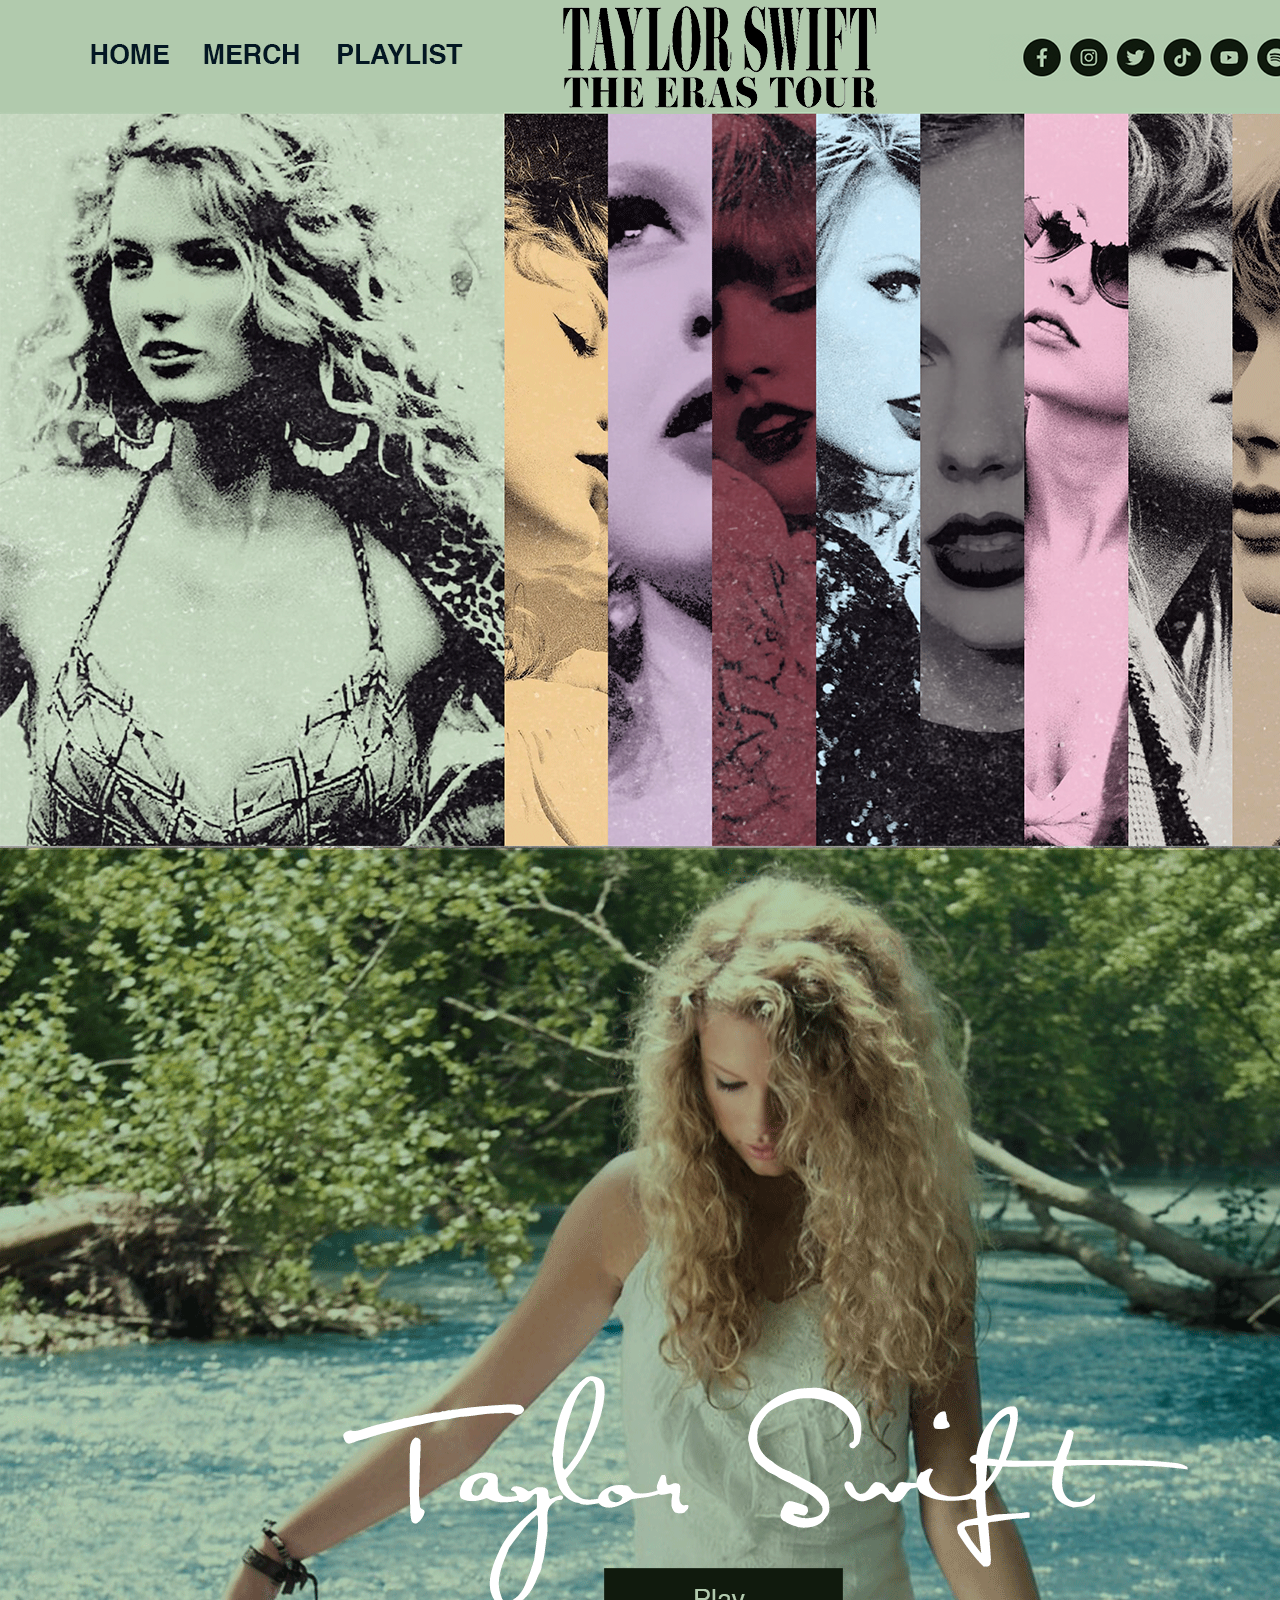
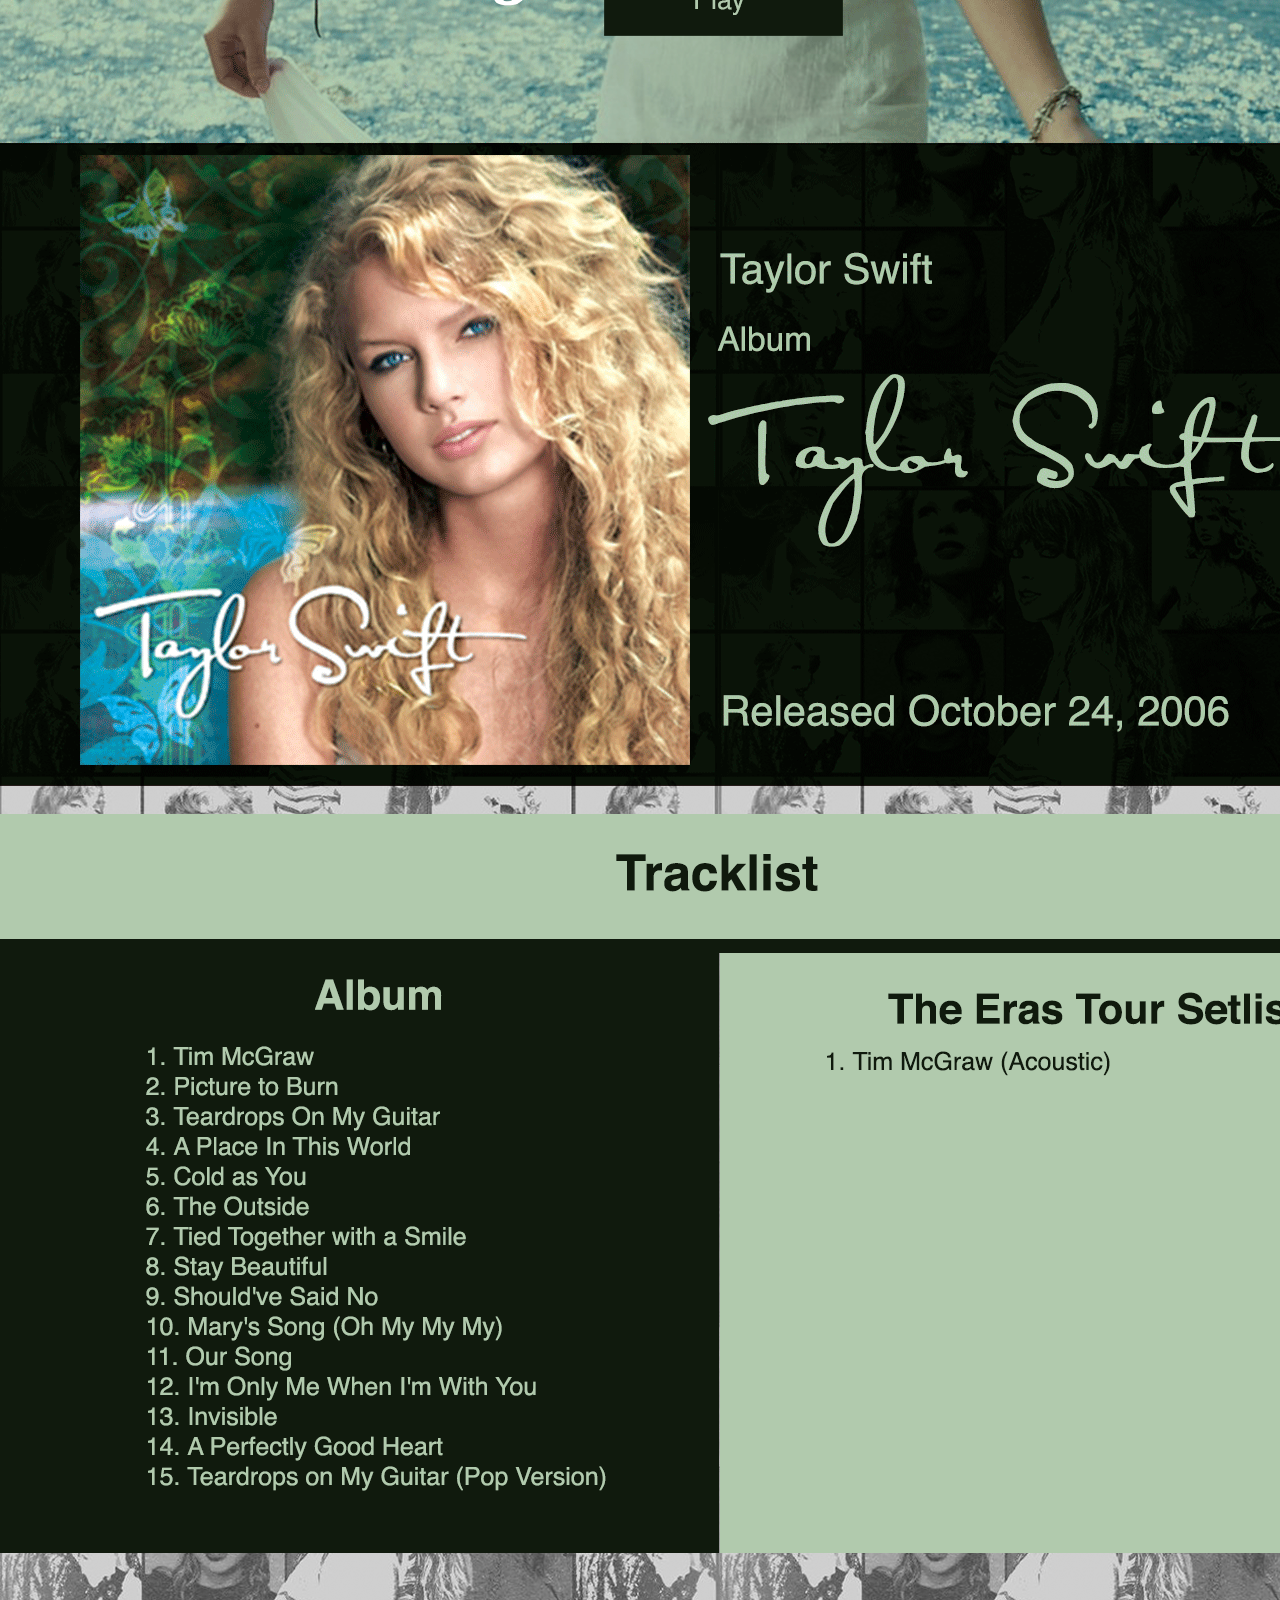
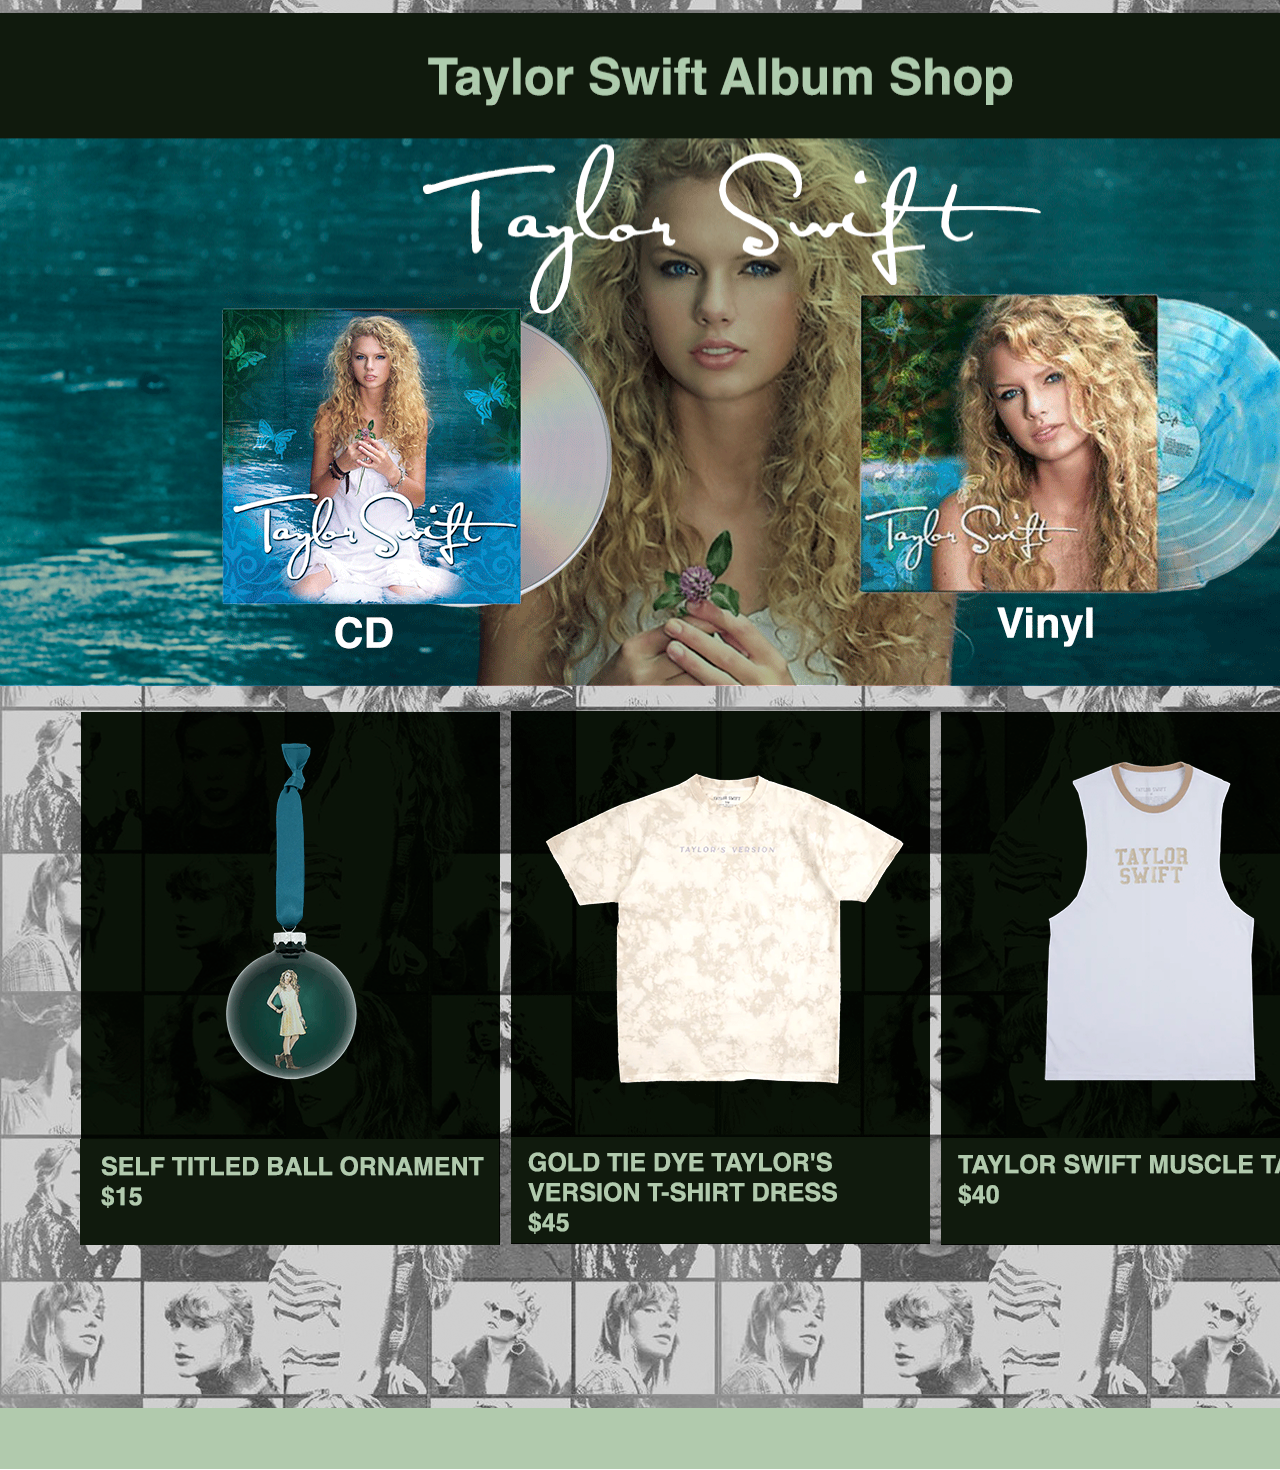
<file: taylorswift/taylorswift.html>
<html>
<head>
<title>taylorswift</title>
<meta http-equiv="Content-Type" content="text/html; charset=utf-8">
<link href="../css/css.css" rel="stylesheet" type="text/css">
<script type="text/javascript">
function MM_swapImgRestore() { //v3.0
  var i,x,a=document.MM_sr; for(i=0;a&&i<a.length&&(x=a[i])&&x.oSrc;i++) x.src=x.oSrc;
}
function MM_preloadImages() { //v3.0
  var d=document; if(d.images){ if(!d.MM_p) d.MM_p=new Array();
    var i,j=d.MM_p.length,a=MM_preloadImages.arguments; for(i=0; i<a.length; i++)
    if (a[i].indexOf("#")!=0){ d.MM_p[j]=new Image; d.MM_p[j++].src=a[i];}}
}

function MM_findObj(n, d) { //v4.01
  var p,i,x;  if(!d) d=document; if((p=n.indexOf("?"))>0&&parent.frames.length) {
    d=parent.frames[n.substring(p+1)].document; n=n.substring(0,p);}
  if(!(x=d[n])&&d.all) x=d.all[n]; for (i=0;!x&&i<d.forms.length;i++) x=d.forms[i][n];
  for(i=0;!x&&d.layers&&i<d.layers.length;i++) x=MM_findObj(n,d.layers[i].document);
  if(!x && d.getElementById) x=d.getElementById(n); return x;
}

function MM_swapImage() { //v3.0
  var i,j=0,x,a=MM_swapImage.arguments; document.MM_sr=new Array; for(i=0;i<(a.length-2);i+=3)
   if ((x=MM_findObj(a[i]))!=null){document.MM_sr[j++]=x; if(!x.oSrc) x.oSrc=x.src; x.src=a[i+2];}
}
</script>
</head>
<body bgcolor="#FFFFFF" leftmargin="0" topmargin="0" marginwidth="0" marginheight="0" onLoad="MM_preloadImages('images/home.png','images/merch.png','images/playlist.png')">
<!-- Save for Web Slices (taylorswift.psd) -->
<table id="Tabla_01" width="1440" height="4667" border="0" cellpadding="0" cellspacing="0">
	<tr>
		<td colspan="9">
			<img src="images/taylorswift_01.gif" width="555" height="31" alt=""></td>
		<td colspan="9" rowspan="3">
			<img src="images/taylorswift_02.gif" width="334" height="108" alt=""></td>
		<td colspan="3" rowspan="3">
			<img src="images/taylorswift_03.gif" width="127" height="108" alt=""></td>
		<td colspan="10">
			<img src="images/taylorswift_04.gif" width="330" height="31" alt=""></td>
		<td colspan="3" rowspan="3">
			<img src="images/taylorswift_05.gif" width="93" height="108" alt=""></td>
		<td>
			<img src="images/taylorswift_06.gif" width="1" height="31" alt=""></td>
	</tr>
	<tr>
		<td>
			<img src="images/taylorswift_07.gif" width="81" height="50" alt=""></td>
		<td><a href="../index.html" onMouseOut="MM_swapImgRestore()" onMouseOver="MM_swapImage('Home','','images/home.png',1)"><img src="images/taylorswift_08.gif" alt="Home" width="104" height="50" id="Home"></a></td>
		<td colspan="3"><a href="https://store.taylorswift.com/" target="new" onMouseOver="MM_swapImage('Merch','','images/merch.png',1)" onMouseOut="MM_swapImgRestore()"><img src="images/taylorswift_09.gif" alt="Merch" width="140" height="50" id="Merch"></a></td>
		<td><a href="https://open.spotify.com/playlist/4rZiQ72hO67dvM4RrfS9PE" target="new" onMouseOver="MM_swapImage('Playlist','','images/playlist.png',1)" onMouseOut="MM_swapImgRestore()"><img src="images/taylorswift_10.gif" alt="Playlist" width="148" height="50" id="Playlist"></a></td>
		<td colspan="3">
			<img src="images/taylorswift_11.gif" width="82" height="50" alt=""></td>
		<td colspan="2"><a href="https://www.facebook.com/TaylorSwift/" target="new"><img src="images/taylorswift_12.gif" width="48" height="50" alt=""></a></td>
		<td><a href="https://www.instagram.com/taylorswift/" target="new"><img src="images/taylorswift_13.gif" width="47" height="50" alt=""></a></td>
		<td colspan="2"><a href="https://twitter.com/taylorswift13" target="new"><img src="images/taylorswift_14.gif" width="49" height="50" alt=""></a></td>
		<td><a href="https://www.tiktok.com/@taylorswift" target="new"><img src="images/taylorswift_15.gif" width="46" height="50" alt=""></a></td>
		<td><a href="https://www.youtube.com/user/taylorswift" target="new"><img src="images/taylorswift_16.gif" width="48" height="50" alt=""></a></td>
		<td>
			<img src="images/taylorswift_17.gif" width="2" height="50" alt=""></td>
		<td><a href="https://open.spotify.com/artist/06HL4z0CvFAxyc27GXpf02" target="new"><img src="images/taylorswift_18.gif" width="44" height="50" alt=""></a></td>
		<td><a href="https://music.apple.com/us/artist/taylor-swift/159260351" target="new"><img src="images/taylorswift_19.gif" width="46" height="50" alt=""></a></td>
		<td rowspan="2">
			<img src="images/taylorswift_20.gif" width="1" height="77" alt=""></td>
	</tr>
	<tr>
		<td colspan="9" rowspan="2">
			<img src="images/taylorswift_21.gif" width="555" height="30" alt=""></td>
		<td colspan="10">
			<img src="images/taylorswift_22.gif" width="330" height="27" alt=""></td>
	</tr>
	<tr>
		<td colspan="4">
			<img src="images/taylorswift_23.gif" width="162" height="3" alt=""></td>
		<td rowspan="3"><a href="../red/red.html"><img src="images/taylorswift_24.gif" width="100" height="737" alt=""></a></td>
		<td colspan="5" rowspan="3"><a href="../1989/1989.html"><img src="images/taylorswift_25.gif" width="113" height="737" alt=""></a></td>
		<td colspan="3" rowspan="3">
			<img src="images/taylorswift_26.gif" width="94" height="737" alt=""></td>
		<td colspan="3" rowspan="3">
			<img src="images/taylorswift_27.gif" width="108" height="737" alt=""></td>
		<td colspan="10" rowspan="3">
			<img src="images/taylorswift_28.gif" width="308" height="737" alt=""></td>
	</tr>
	<tr>
		<td colspan="8">
			<img src="images/taylorswift_29.gif" width="504" height="1" alt=""></td>
		<td colspan="4" rowspan="2"><a href="../fearless/fearless.html"><img src="images/taylorswift_30.gif" width="103" height="734" alt=""></a></td>
		<td rowspan="2"><a href="../speaknow/speaknow.html"><img src="images/taylorswift_31.gif" width="110" height="734" alt=""></a></td>
	</tr>
	<tr>
		<td colspan="8">
			<img src="images/taylorswift_32.gif" width="504" height="733" alt=""></td>
	</tr>
	<tr>
		<td colspan="10" rowspan="3">
			<img src="images/taylorswift_33.gif" width="602" height="897" alt=""></td>
		<td colspan="5">
			<img src="images/taylorswift_34.gif" width="239" height="723" alt=""></td>
		<td colspan="20">
			<img src="images/taylorswift_35.gif" width="599" height="723" alt=""></td>
	</tr>
	<tr>
		<td>
			<img src="images/taylorswift_36.gif" width="2" height="68" alt=""></td>
		<td colspan="5"><a href="https://open.spotify.com/album/5eyZZoQEFQWRHkV2xgAeBw" target="new"><img src="images/taylorswift_37.gif" width="239" height="68" alt=""></a></td>
		<td colspan="19">
			<img src="images/taylorswift_38.gif" width="597" height="68" alt=""></td>
	</tr>
	<tr>
		<td colspan="7">
			<img src="images/taylorswift_39.gif" width="244" height="106" alt=""></td>
		<td colspan="18">
			<img src="images/taylorswift_40.gif" width="594" height="106" alt=""></td>
	</tr>
	<tr>
		<td colspan="34">
			<img src="images/taylorswift_41.gif" width="1439" height="643" alt=""></td>
		<td rowspan="3">
			<img src="images/taylorswift_42.gif" width="1" height="1747" alt=""></td>
	</tr>
	<tr>
		<td colspan="34">
			<img src="images/taylorswift_43.gif" width="1439" height="828" alt=""></td>
	</tr>
	<tr>
		<td colspan="33">
			<img src="images/taylorswift_44.gif" width="1436" height="279" alt=""></td>
		<td>
			<img src="images/taylorswift_45.gif" width="3" height="276" alt=""></td>
	</tr>
	<tr>
		<td colspan="3">
			<img src="images/taylorswift_46.gif" width="222" height="393" alt=""></td>
		<td>
			<img src="images/taylorswift_47.gif" width="3" height="393" alt=""></td>
		<td colspan="6"><a href="https://www.amazon.com/-/es/Taylor-Swift/dp/B0014I4KH6/ref=sr_1_1?crid=22QT5I8GLTI4R&keywords=taylor+swift+debut+cd&qid=1680227568&sprefix=taylor+swift+de%2Caps%2C247&sr=8-1" target="new"><img src="images/taylorswift_48.gif" width="377" height="393" alt=""></a></td>
		<td colspan="7">
			<img src="images/taylorswift_49.gif" width="244" height="393" alt=""></td>
		<td colspan="13"><a href="https://www.amazon.com/-/es/Taylor-Swift/dp/B01CUF9DT6/ref=tmm_vnl_swatch_0?_encoding=UTF8&qid=1680227568&sr=8-1" target="new"><img src="images/taylorswift_50.gif" width="454" height="393" alt=""></a></td>
		<td colspan="5">
			<img src="images/taylorswift_51.gif" width="140" height="393" alt=""></td>
	</tr>
	<tr>
		<td colspan="34">
			<img src="images/taylorswift_52.gif" width="1439" height="26" alt=""></td>
		<td>
			<img src="images/taylorswift_53.gif" width="1" height="26" alt=""></td>
	</tr>
	<tr>
		<td>
			<img src="images/taylorswift_54.gif" width="81" height="531" alt=""></td>
		<td colspan="6"><a href="https://store.taylorswift.com/collections/taylor-swift-album-shop/products/self-titled-ball-ornament" target="new"><img src="images/taylorswift_55.gif" width="418" height="531" alt=""></a></td>
		<td colspan="13"><a href="https://store.taylorswift.com/collections/taylor-swift-album-shop/products/gold-tie-dye-taylors-version-t-shirt-dress" target="new"><img src="images/taylorswift_56.gif" width="442" height="531" alt=""></a></td>
		<td colspan="12"><a href="https://store.taylorswift.com/collections/taylor-swift-album-shop/products/taylor-swift-muscle-tank" target="new"><img src="images/taylorswift_57.gif" width="420" height="531" alt=""></a></td>
		<td colspan="3">
			<img src="images/taylorswift_58.gif" width="79" height="531" alt=""></td>
	</tr>
	<tr>
		<td colspan="35">
			<img src="images/taylorswift_59.gif" width="1440" height="227" alt=""></td>
	</tr>
	<tr>
		<td>
			<img src="images/espacio.gif" width="81" height="1" alt=""></td>
		<td>
			<img src="images/espacio.gif" width="104" height="1" alt=""></td>
		<td>
			<img src="images/espacio.gif" width="37" height="1" alt=""></td>
		<td>
			<img src="images/espacio.gif" width="3" height="1" alt=""></td>
		<td>
			<img src="images/espacio.gif" width="100" height="1" alt=""></td>
		<td>
			<img src="images/espacio.gif" width="148" height="1" alt=""></td>
		<td>
			<img src="images/espacio.gif" width="26" height="1" alt=""></td>
		<td>
			<img src="images/espacio.gif" width="5" height="1" alt=""></td>
		<td>
			<img src="images/espacio.gif" width="51" height="1" alt=""></td>
		<td>
			<img src="images/espacio.gif" width="47" height="1" alt=""></td>
		<td>
			<img src="images/espacio.gif" width="2" height="1" alt=""></td>
		<td>
			<img src="images/espacio.gif" width="3" height="1" alt=""></td>
		<td>
			<img src="images/espacio.gif" width="110" height="1" alt=""></td>
		<td>
			<img src="images/espacio.gif" width="100" height="1" alt=""></td>
		<td>
			<img src="images/espacio.gif" width="24" height="1" alt=""></td>
		<td>
			<img src="images/espacio.gif" width="2" height="1" alt=""></td>
		<td>
			<img src="images/espacio.gif" width="3" height="1" alt=""></td>
		<td>
			<img src="images/espacio.gif" width="43" height="1" alt=""></td>
		<td>
			<img src="images/espacio.gif" width="41" height="1" alt=""></td>
		<td>
			<img src="images/espacio.gif" width="11" height="1" alt=""></td>
		<td>
			<img src="images/espacio.gif" width="75" height="1" alt=""></td>
		<td>
			<img src="images/espacio.gif" width="8" height="1" alt=""></td>
		<td>
			<img src="images/espacio.gif" width="40" height="1" alt=""></td>
		<td>
			<img src="images/espacio.gif" width="47" height="1" alt=""></td>
		<td>
			<img src="images/espacio.gif" width="21" height="1" alt=""></td>
		<td>
			<img src="images/espacio.gif" width="28" height="1" alt=""></td>
		<td>
			<img src="images/espacio.gif" width="46" height="1" alt=""></td>
		<td>
			<img src="images/espacio.gif" width="48" height="1" alt=""></td>
		<td>
			<img src="images/espacio.gif" width="2" height="1" alt=""></td>
		<td>
			<img src="images/espacio.gif" width="44" height="1" alt=""></td>
		<td>
			<img src="images/espacio.gif" width="46" height="1" alt=""></td>
		<td>
			<img src="images/espacio.gif" width="15" height="1" alt=""></td>
		<td>
			<img src="images/espacio.gif" width="75" height="1" alt=""></td>
		<td>
			<img src="images/espacio.gif" width="3" height="1" alt=""></td>
		<td>
			<img src="images/espacio.gif" width="1" height="1" alt=""></td>
	</tr>
</table>
<!-- End Save for Web Slices -->
</body>
</html>
</file>
<file: css/css.css>
@charset "utf-8";
h
</file>
